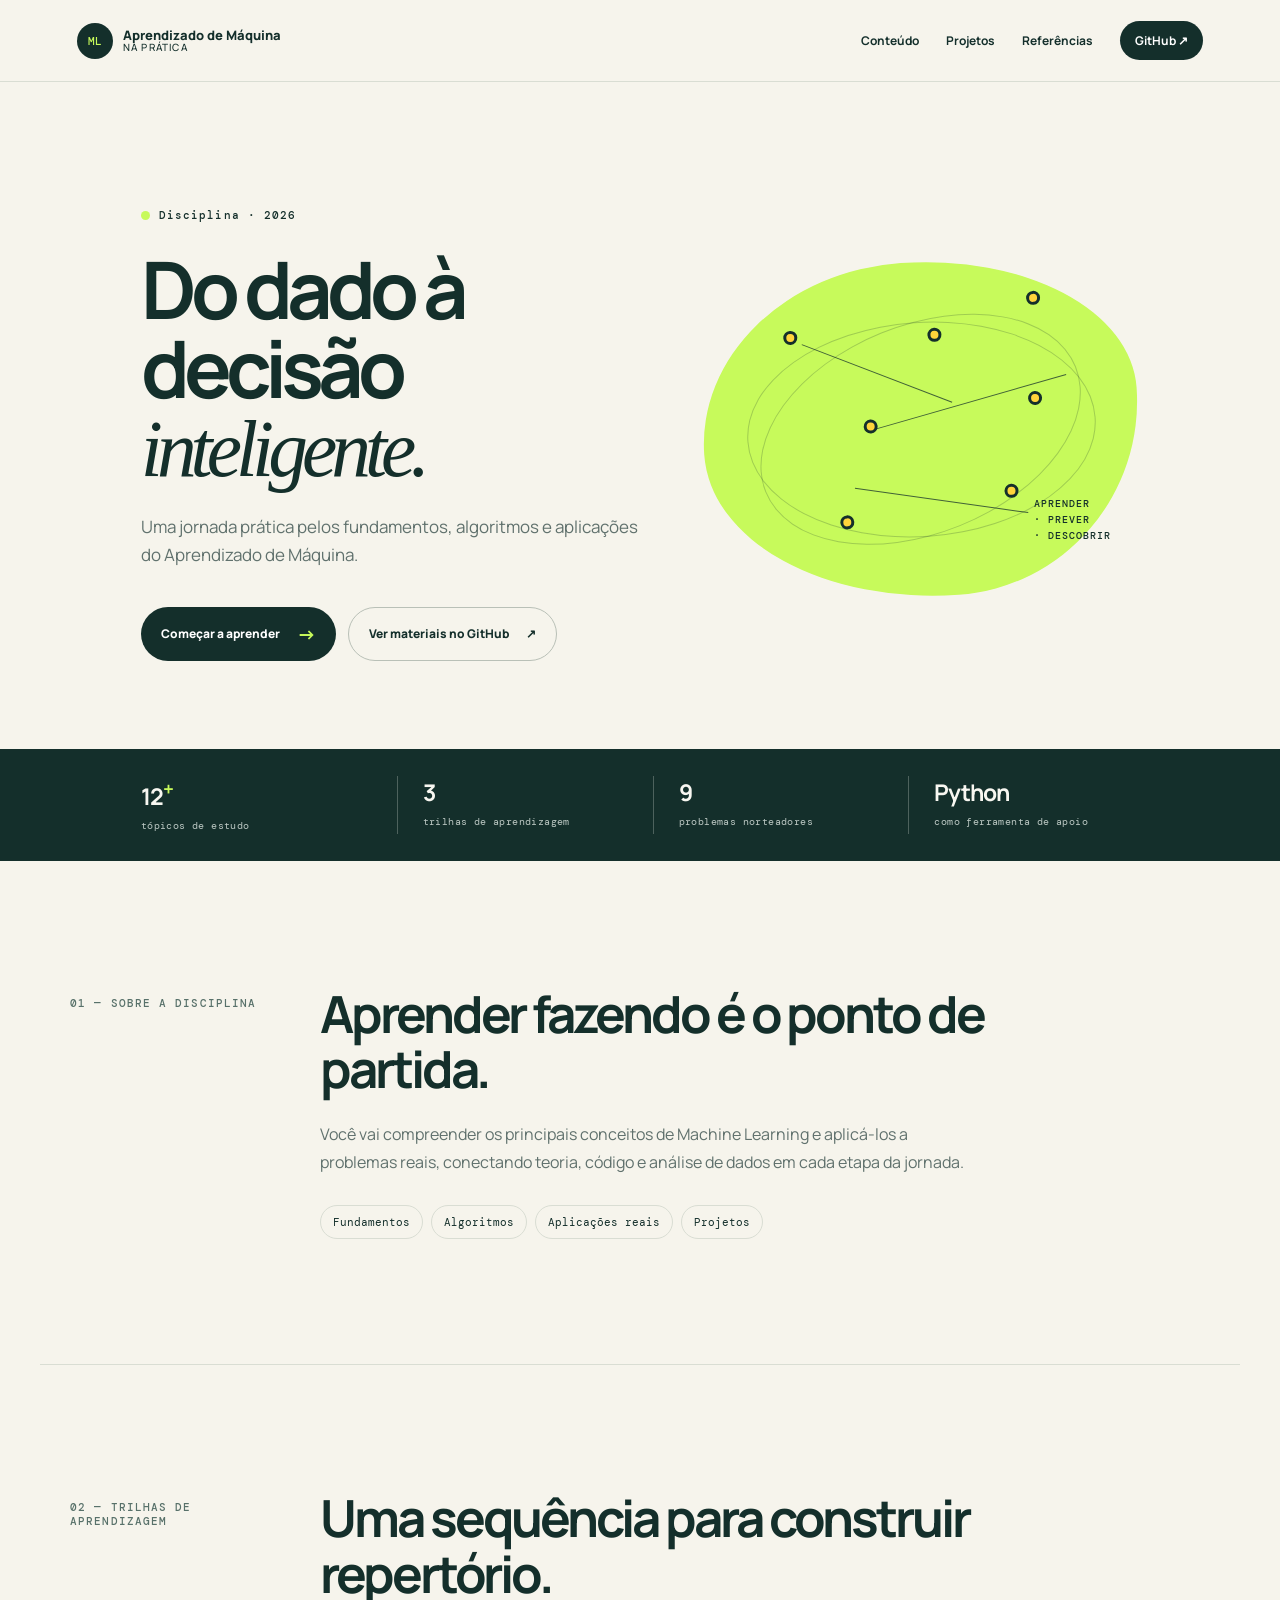
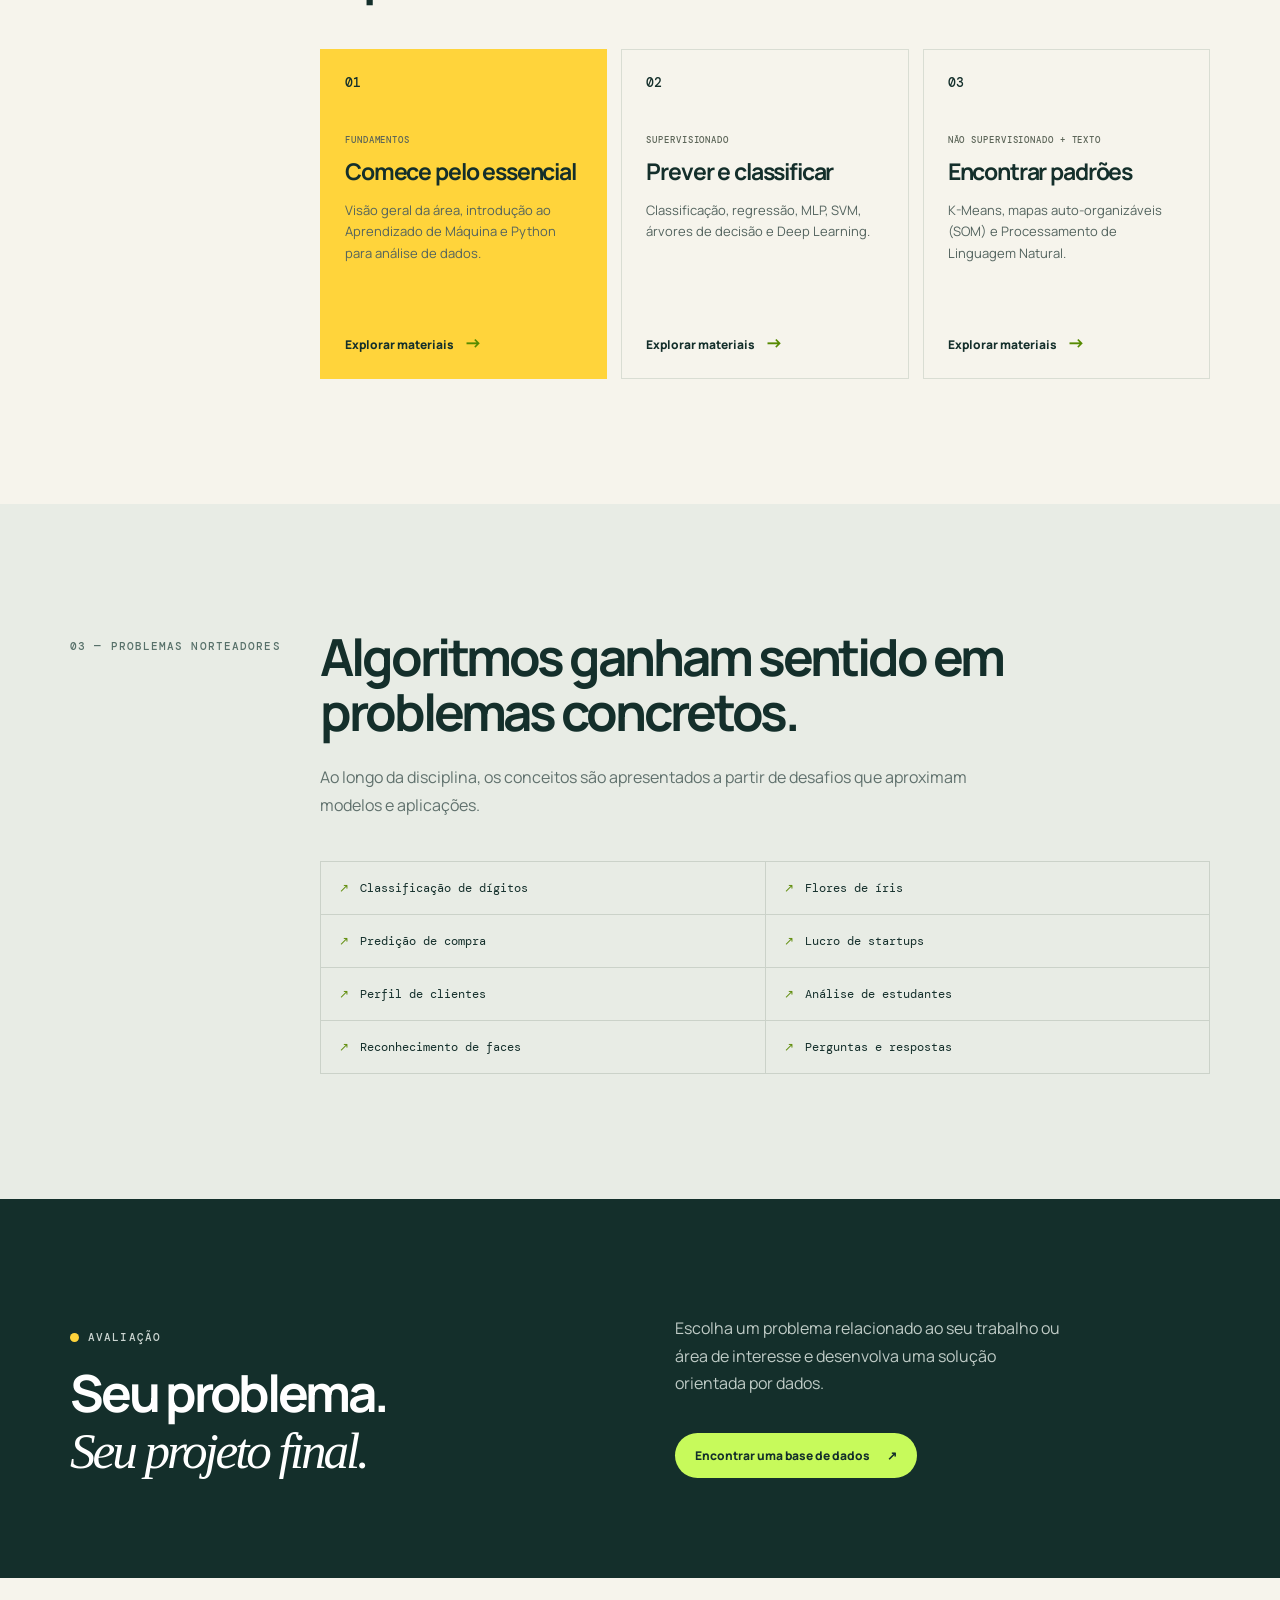
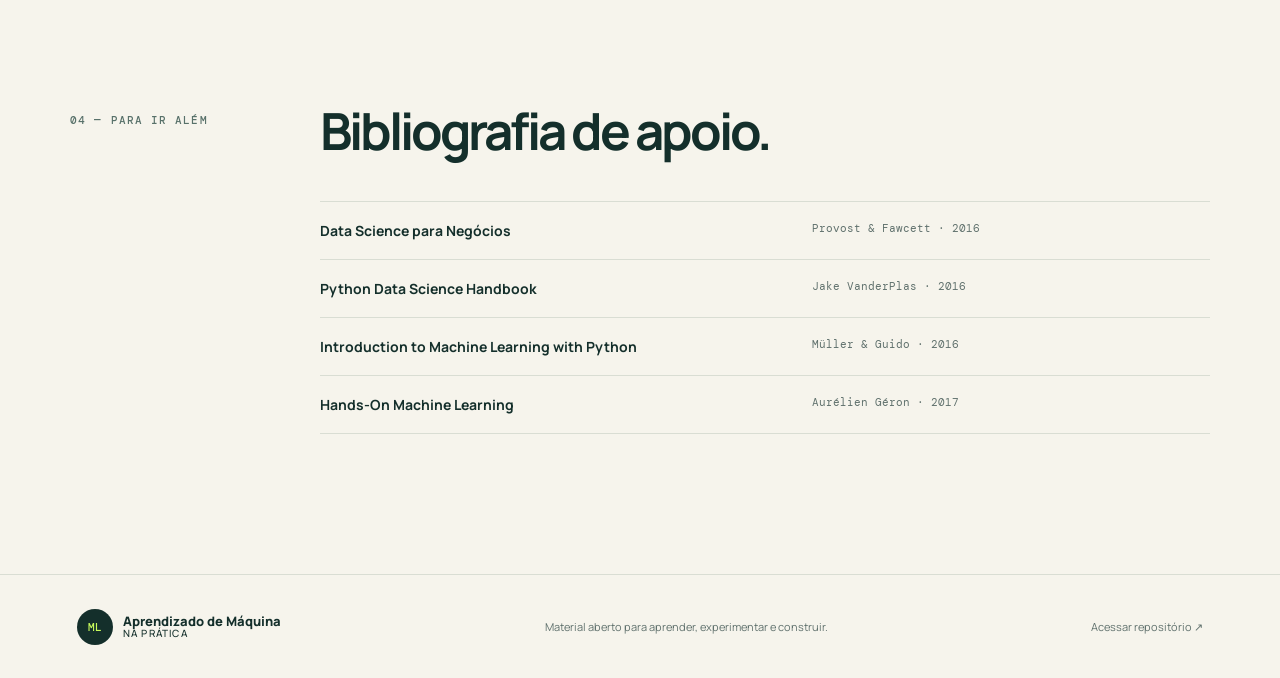
<file: index.html>
<!doctype html>
<html lang="pt-BR">
  <head>
    <meta charset="UTF-8" />
    <meta name="viewport" content="width=device-width, initial-scale=1.0" />
    <meta name="description" content="Portal da disciplina Aprendizado de Máquina na Prática." />
    <title>Aprendizado de Máquina na Prática</title>
    <link rel="preconnect" href="https://fonts.googleapis.com" />
    <link rel="preconnect" href="https://fonts.gstatic.com" crossorigin />
    <link href="https://fonts.googleapis.com/css2?family=DM+Mono:wght@400;500&family=Manrope:wght@400;500;600;700;800&display=swap" rel="stylesheet" />
    <link rel="stylesheet" href="styles.css" />
  </head>
  <body>
    <header class="topbar">
      <a class="brand" href="#inicio" aria-label="Página inicial">
        <span class="brand-mark">ML</span>
        <span>Aprendizado de Máquina <small>na prática</small></span>
      </a>
      <button class="menu-button" aria-label="Abrir menu" aria-expanded="false" aria-controls="menu">☰</button>
      <nav id="menu" class="menu" aria-label="Navegação principal">
        <a href="#trilhas">Conteúdo</a>
        <a href="#projetos">Projetos</a>
        <a href="#referencias">Referências</a>
        <a class="nav-github" href="https://github.com/orivaldosantana/curso_ml_pratico" target="_blank" rel="noreferrer">GitHub <span aria-hidden="true">↗</span></a>
      </nav>
    </header>

    <main>
      <section id="inicio" class="hero">
        <div class="hero-copy">
          <p class="eyebrow"><span></span> Disciplina · 2026</p>
          <h1>Do dado à decisão <em>inteligente.</em></h1>
          <p class="intro">Uma jornada prática pelos fundamentos, algoritmos e aplicações do Aprendizado de Máquina.</p>
          <div class="actions">
            <a class="button primary" href="#trilhas">Começar a aprender <span>→</span></a>
            <a class="button secondary" href="https://github.com/orivaldosantana/curso_ml_pratico" target="_blank" rel="noreferrer">Ver materiais no GitHub <span>↗</span></a>
          </div>
        </div>
        <div class="hero-art" aria-hidden="true">
          <div class="orbit orbit-one"></div><div class="orbit orbit-two"></div>
          <div class="node n1"></div><div class="node n2"></div><div class="node n3"></div><div class="node n4"></div><div class="node n5"></div><div class="node n6"></div><div class="node n7"></div>
          <div class="signal signal-a"></div><div class="signal signal-b"></div><div class="signal signal-c"></div>
          <p class="art-label">APRENDER<br />· PREVER<br />· DESCOBRIR</p>
        </div>
      </section>

      <section class="metrics" aria-label="Resumo da disciplina">
        <div><strong>12<sup>+</sup></strong><span>tópicos de estudo</span></div>
        <div><strong>3</strong><span>trilhas de aprendizagem</span></div>
        <div><strong>9</strong><span>problemas norteadores</span></div>
        <div><strong>Python</strong><span>como ferramenta de apoio</span></div>
      </section>

      <section class="section about" id="sobre">
        <div class="section-label">01 — SOBRE A DISCIPLINA</div>
        <div class="section-content">
          <h2>Aprender fazendo é o ponto de partida.</h2>
          <p>Você vai compreender os principais conceitos de Machine Learning e aplicá-los a problemas reais, conectando teoria, código e análise de dados em cada etapa da jornada.</p>
          <div class="pills"><span>Fundamentos</span><span>Algoritmos</span><span>Aplicações reais</span><span>Projetos</span></div>
        </div>
      </section>

      <section class="section" id="trilhas">
        <div class="section-label">02 — TRILHAS DE APRENDIZAGEM</div>
        <div class="section-content">
          <h2>Uma sequência para construir repertório.</h2>
          <div class="tracks">
            <article class="track featured"><span class="track-number">01</span><p class="track-type">FUNDAMENTOS</p><h3>Comece pelo essencial</h3><p>Visão geral da área, introdução ao Aprendizado de Máquina e Python para análise de dados.</p><a href="aulas/index.html">Explorar materiais <span>→</span></a></article>
            <article class="track"><span class="track-number">02</span><p class="track-type">SUPERVISIONADO</p><h3>Prever e classificar</h3><p>Classificação, regressão, MLP, SVM, árvores de decisão e Deep Learning.</p><a href="aulas/index.html#supervisionado">Explorar materiais <span>→</span></a></article>
            <article class="track"><span class="track-number">03</span><p class="track-type">NÃO SUPERVISIONADO + TEXTO</p><h3>Encontrar padrões</h3><p>K-Means, mapas auto-organizáveis (SOM) e Processamento de Linguagem Natural.</p><a href="aulas/index.html#nao-supervisionado">Explorar materiais <span>→</span></a></article>
          </div>
        </div>
      </section>

      <section class="section projects" id="projetos">
        <div class="section-label">03 — PROBLEMAS NORTEADORES</div>
        <div class="section-content">
          <h2>Algoritmos ganham sentido em problemas concretos.</h2>
          <p>Ao longo da disciplina, os conceitos são apresentados a partir de desafios que aproximam modelos e aplicações.</p>
          <div class="project-grid">
            <span>Classificação de dígitos</span><span>Flores de íris</span><span>Predição de compra</span><span>Lucro de startups</span><span>Perfil de clientes</span><span>Análise de estudantes</span><span>Reconhecimento de faces</span><span>Perguntas e respostas</span>
          </div>
        </div>
      </section>

      <section class="final-project">
        <div><p class="eyebrow"><span></span> AVALIAÇÃO</p><h2>Seu problema.<br /><em>Seu projeto final.</em></h2></div>
        <div><p>Escolha um problema relacionado ao seu trabalho ou área de interesse e desenvolva uma solução orientada por dados.</p><a class="button light" href="https://www.kaggle.com/datasets" target="_blank" rel="noreferrer">Encontrar uma base de dados <span>↗</span></a></div>
      </section>

      <section class="section references" id="referencias">
        <div class="section-label">04 — PARA IR ALÉM</div>
        <div class="section-content"><h2>Bibliografia de apoio.</h2><div class="reading-list"><a href="https://github.com/orivaldosantana/curso_ml_pratico#bibliografia-b%C3%A1sica" target="_blank" rel="noreferrer"><b>Data Science para Negócios</b><span>Provost & Fawcett · 2016</span></a><a href="https://github.com/orivaldosantana/curso_ml_pratico#bibliografia-b%C3%A1sica" target="_blank" rel="noreferrer"><b>Python Data Science Handbook</b><span>Jake VanderPlas · 2016</span></a><a href="https://github.com/orivaldosantana/curso_ml_pratico#bibliografia-b%C3%A1sica" target="_blank" rel="noreferrer"><b>Introduction to Machine Learning with Python</b><span>Müller & Guido · 2016</span></a><a href="https://github.com/orivaldosantana/curso_ml_pratico#bibliografia-b%C3%A1sica" target="_blank" rel="noreferrer"><b>Hands-On Machine Learning</b><span>Aurélien Géron · 2017</span></a></div></div>
      </section>
    </main>
    <footer><a class="brand" href="#inicio"><span class="brand-mark">ML</span><span>Aprendizado de Máquina <small>na prática</small></span></a><p>Material aberto para aprender, experimentar e construir.</p><a href="https://github.com/orivaldosantana/curso_ml_pratico" target="_blank" rel="noreferrer">Acessar repositório ↗</a></footer>
    <script>const b=document.querySelector('.menu-button'),m=document.querySelector('.menu');b.addEventListener('click',()=>{const x=b.getAttribute('aria-expanded')==='true';b.setAttribute('aria-expanded',!x);m.classList.toggle('open')});m.querySelectorAll('a').forEach(a=>a.addEventListener('click',()=>{m.classList.remove('open');b.setAttribute('aria-expanded','false')}));</script>
  </body>
</html>
</file>
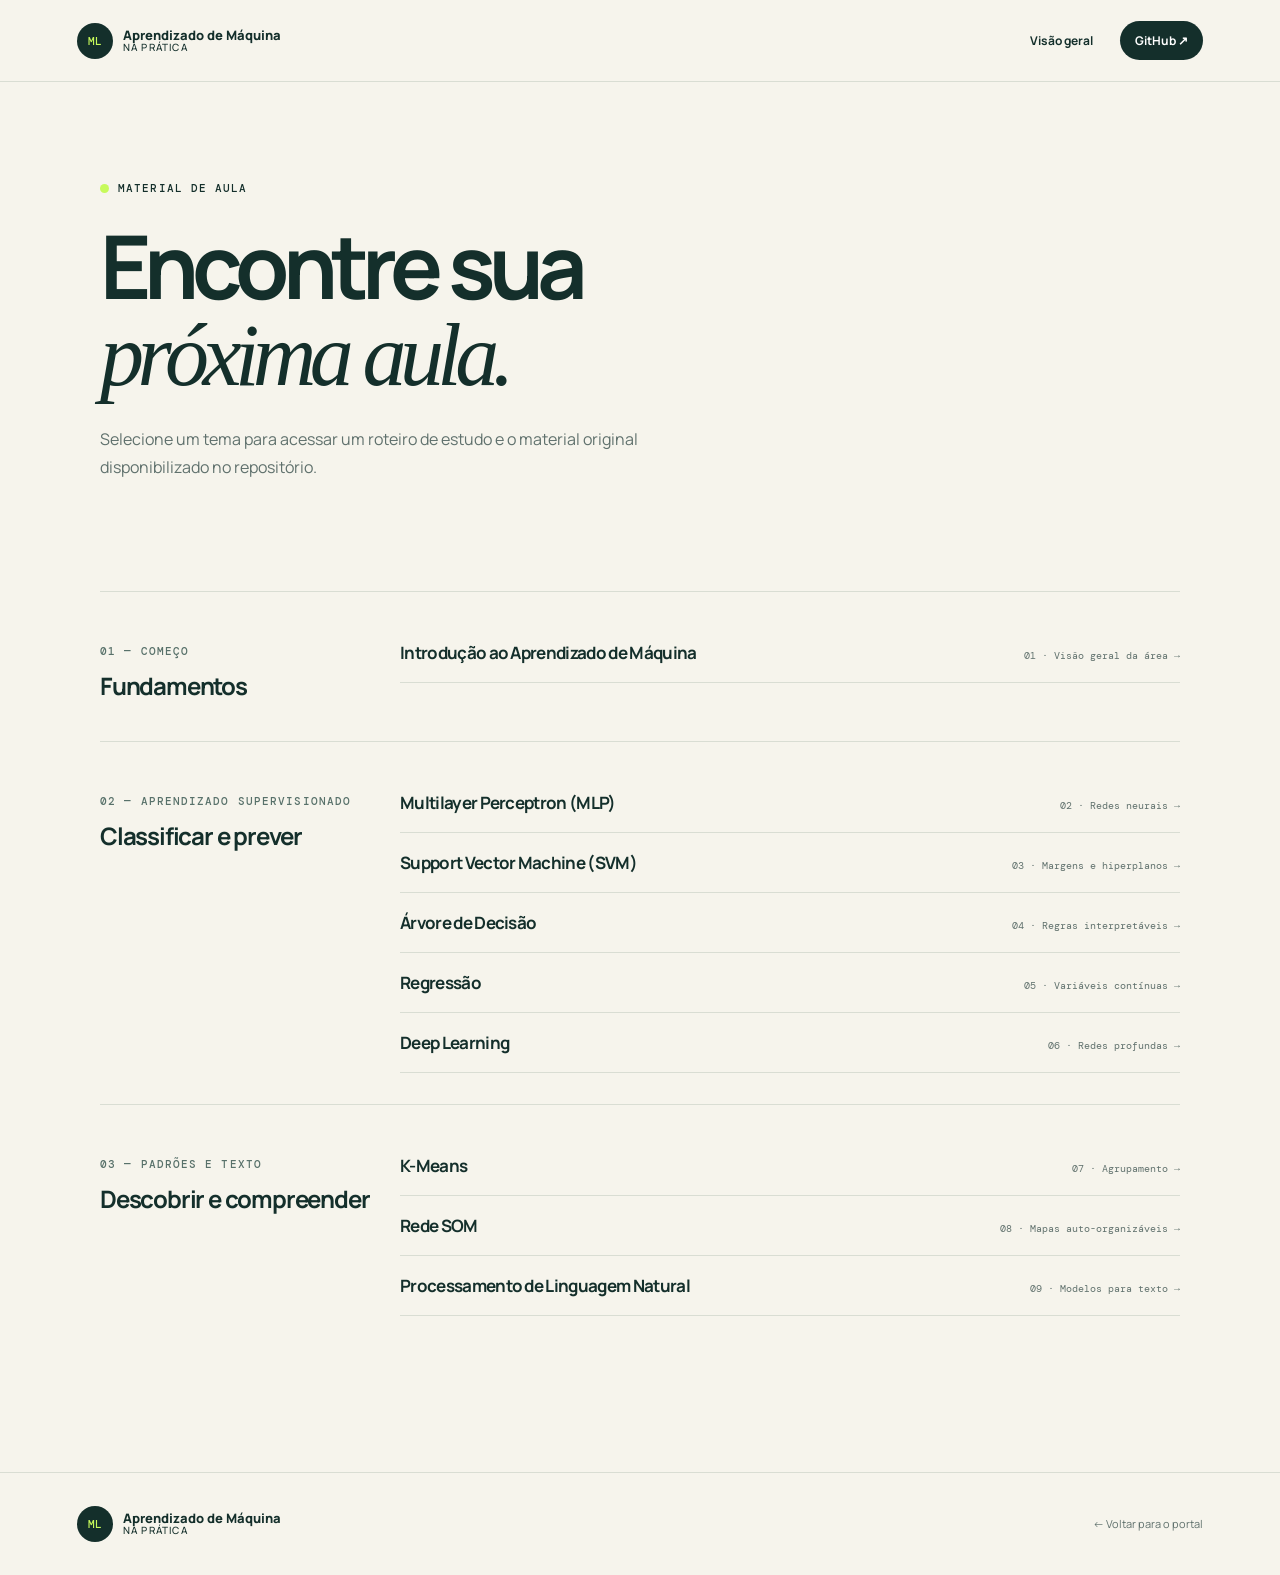
<file: aulas/index.html>
<!DOCTYPE html>
<html lang="pt-BR">
  <head>
    <meta charset="UTF-8" />
    <meta name="viewport" content="width=device-width, initial-scale=1.0" />
    <title>Materiais de aula — Aprendizado de Máquina</title>
    <link rel="preconnect" href="https://fonts.googleapis.com" />
    <link rel="preconnect" href="https://fonts.gstatic.com" crossorigin />
    <link
      href="https://fonts.googleapis.com/css2?family=DM+Mono:wght@400;500&family=Manrope:wght@400;500;600;700;800&display=swap"
      rel="stylesheet"
    />
    <link rel="stylesheet" href="../styles.css" />
    <link rel="stylesheet" href="aulas.css" />
  </head>
  <body>
    <header class="topbar">
      <a class="brand" href="../index.html"
        ><span class="brand-mark">ML</span
        ><span>Aprendizado de Máquina <small>na prática</small></span></a
      >
      <nav class="menu always-open">
        <a href="../index.html#trilhas">Visão geral</a
        ><a
          class="nav-github"
          href="https://github.com/orivaldosantana/curso_ml_pratico/tree/main/aulas"
          target="_blank"
          rel="noreferrer"
          >GitHub ↗</a
        >
      </nav>
    </header>
    <main class="lesson-list">
      <div class="lesson-list-head">
        <p class="eyebrow"><span></span> MATERIAL DE AULA</p>
        <h1>Encontre sua<br /><em>próxima aula.</em></h1>
        <p>
          Selecione um tema para acessar um roteiro de estudo e o material
          original disponibilizado no repositório.
        </p>
      </div>
      <section class="lesson-group">
        <div>
          <p class="section-label">01 — COMEÇO</p>
          <h2>Fundamentos</h2>
        </div>
        <div class="lesson-links">
          <a href="introducao.html"
            ><b>Introdução ao Aprendizado de Máquina</b
            ><span>01 · Visão geral da área →</span></a
          >
        </div>
      </section>
      <section class="lesson-group" id="supervisionado">
        <div>
          <p class="section-label">02 — APRENDIZADO SUPERVISIONADO</p>
          <h2>Classificar e prever</h2>
        </div>
        <div class="lesson-links">
          <a href="aula.html?tema=mlp"
            ><b>Multilayer Perceptron (MLP)</b
            ><span>02 · Redes neurais →</span></a
          ><a href="aula.html?tema=svm"
            ><b>Support Vector Machine (SVM)</b
            ><span>03 · Margens e hiperplanos →</span></a
          ><a href="aula.html?tema=arvore"
            ><b>Árvore de Decisão</b
            ><span>04 · Regras interpretáveis →</span></a
          ><a href="regressao.html"
            ><b>Regressão</b><span>05 · Variáveis contínuas →</span></a
          ><a href="aula.html?tema=deep"
            ><b>Deep Learning</b><span>06 · Redes profundas →</span></a
          >
        </div>
      </section>
      <section class="lesson-group" id="nao-supervisionado">
        <div>
          <p class="section-label">03 — PADRÕES E TEXTO</p>
          <h2>Descobrir e compreender</h2>
        </div>
        <div class="lesson-links">
          <a href="aula.html?tema=kmeans"
            ><b>K-Means</b><span>07 · Agrupamento →</span></a
          ><a href="aula.html?tema=som"
            ><b>Rede SOM</b><span>08 · Mapas auto-organizáveis →</span></a
          ><a href="aula.html?tema=nlp"
            ><b>Processamento de Linguagem Natural</b
            ><span>09 · Modelos para texto →</span></a
          >
        </div>
      </section>
    </main>
    <footer>
      <a class="brand" href="../index.html"
        ><span class="brand-mark">ML</span
        ><span>Aprendizado de Máquina <small>na prática</small></span></a
      ><a href="../index.html">← Voltar para o portal</a>
    </footer>
  </body>
</html>
</file>
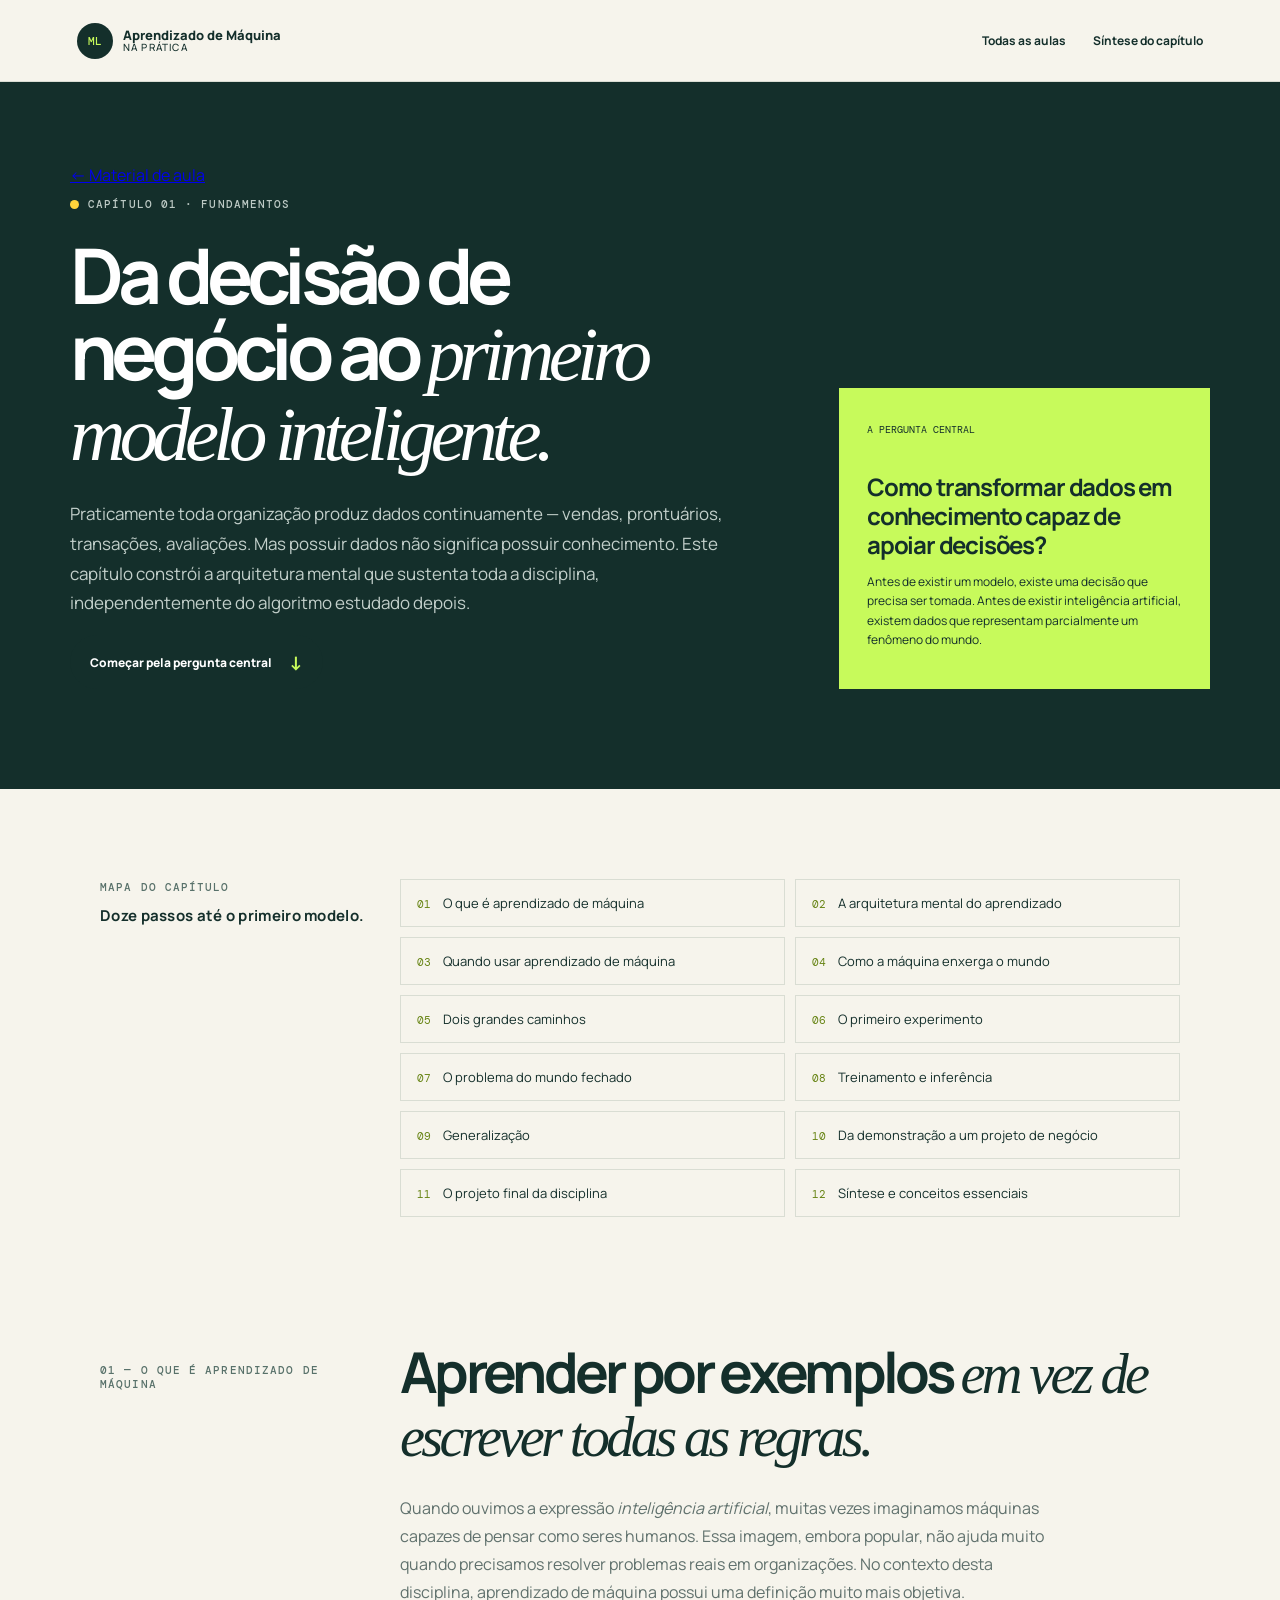
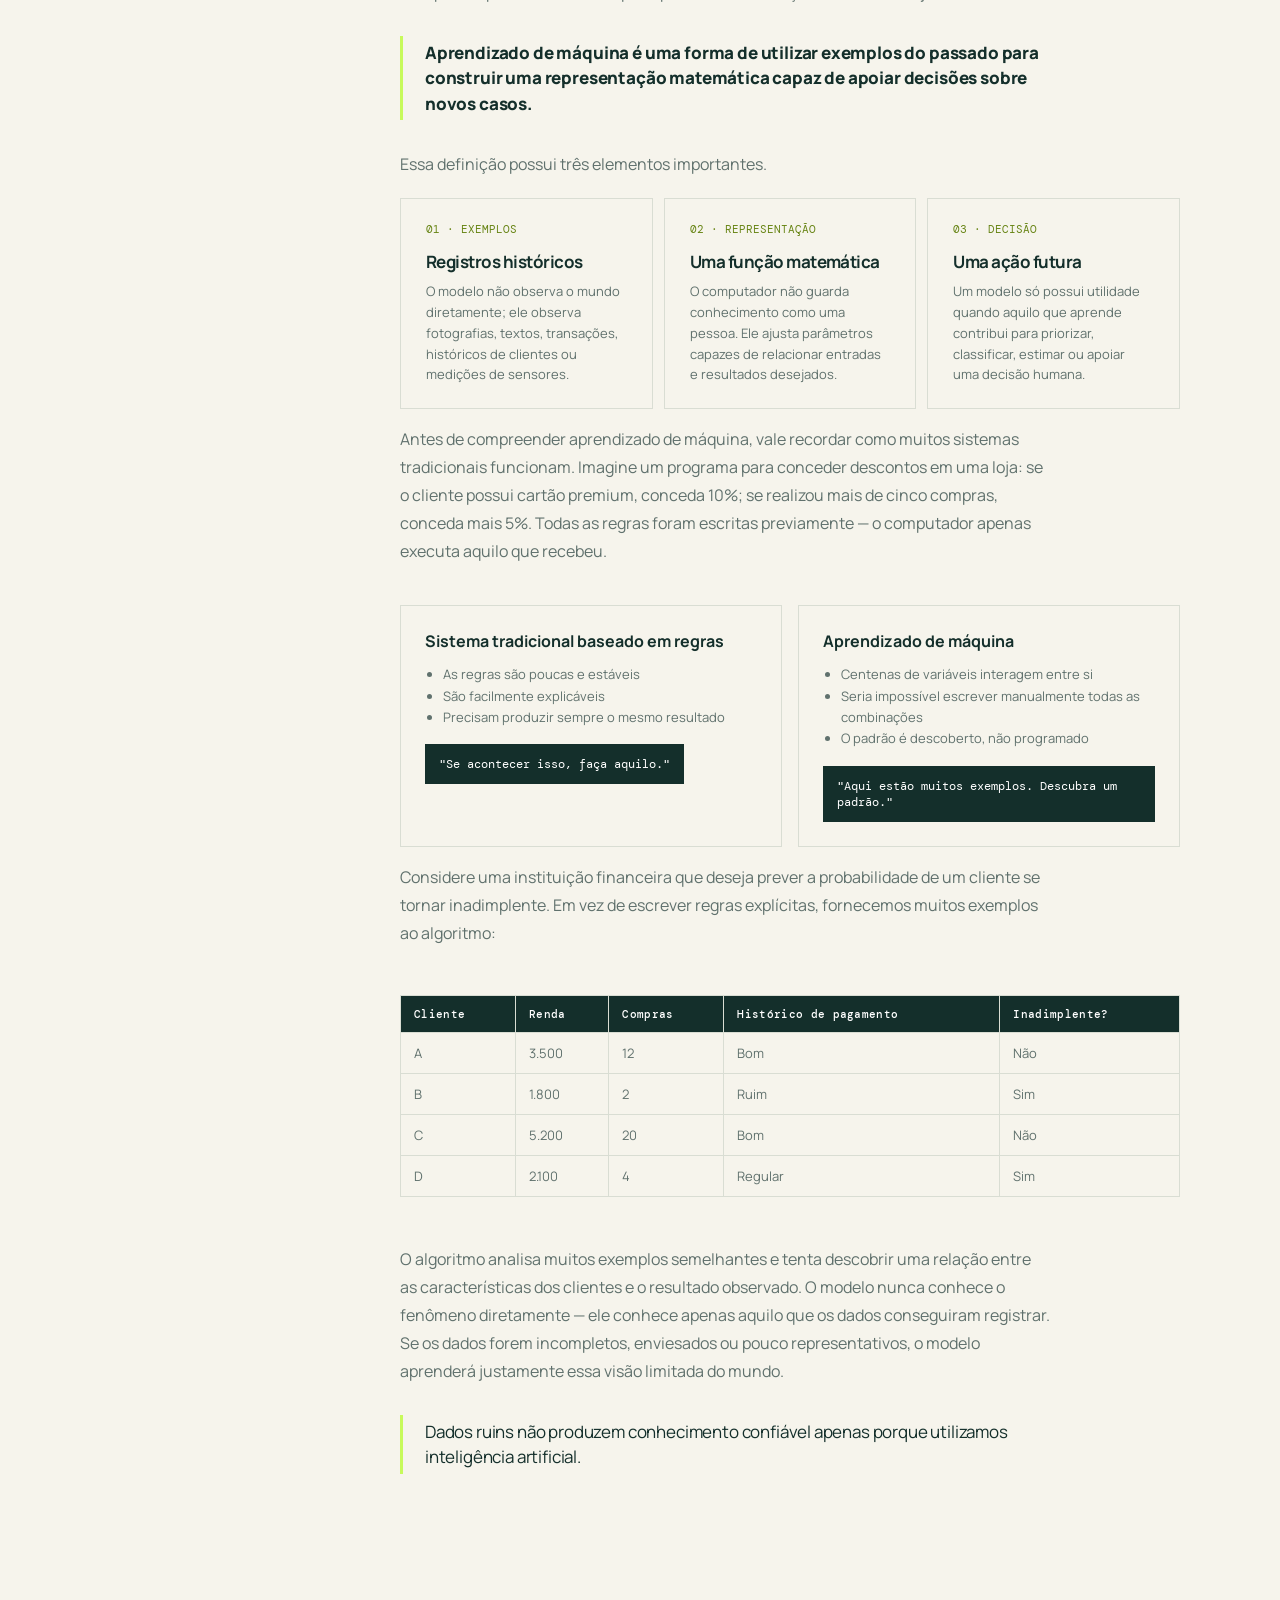
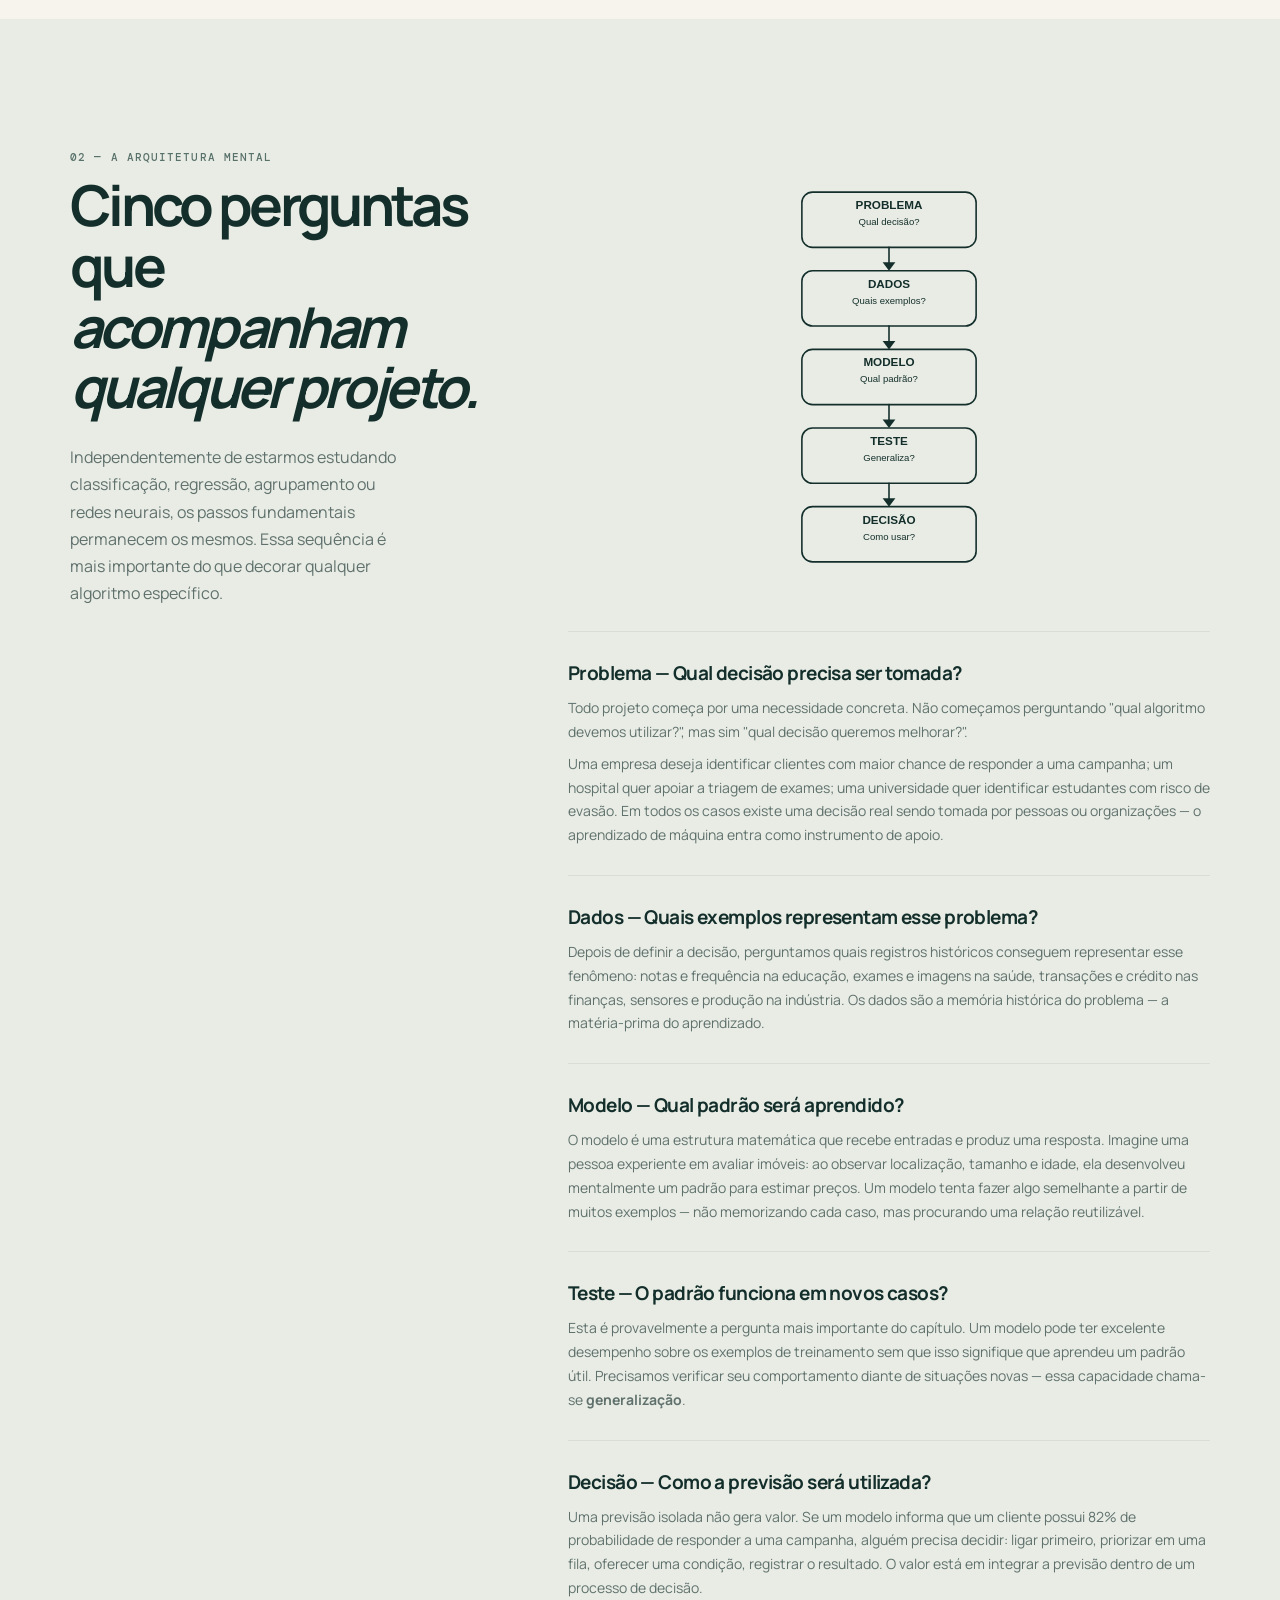
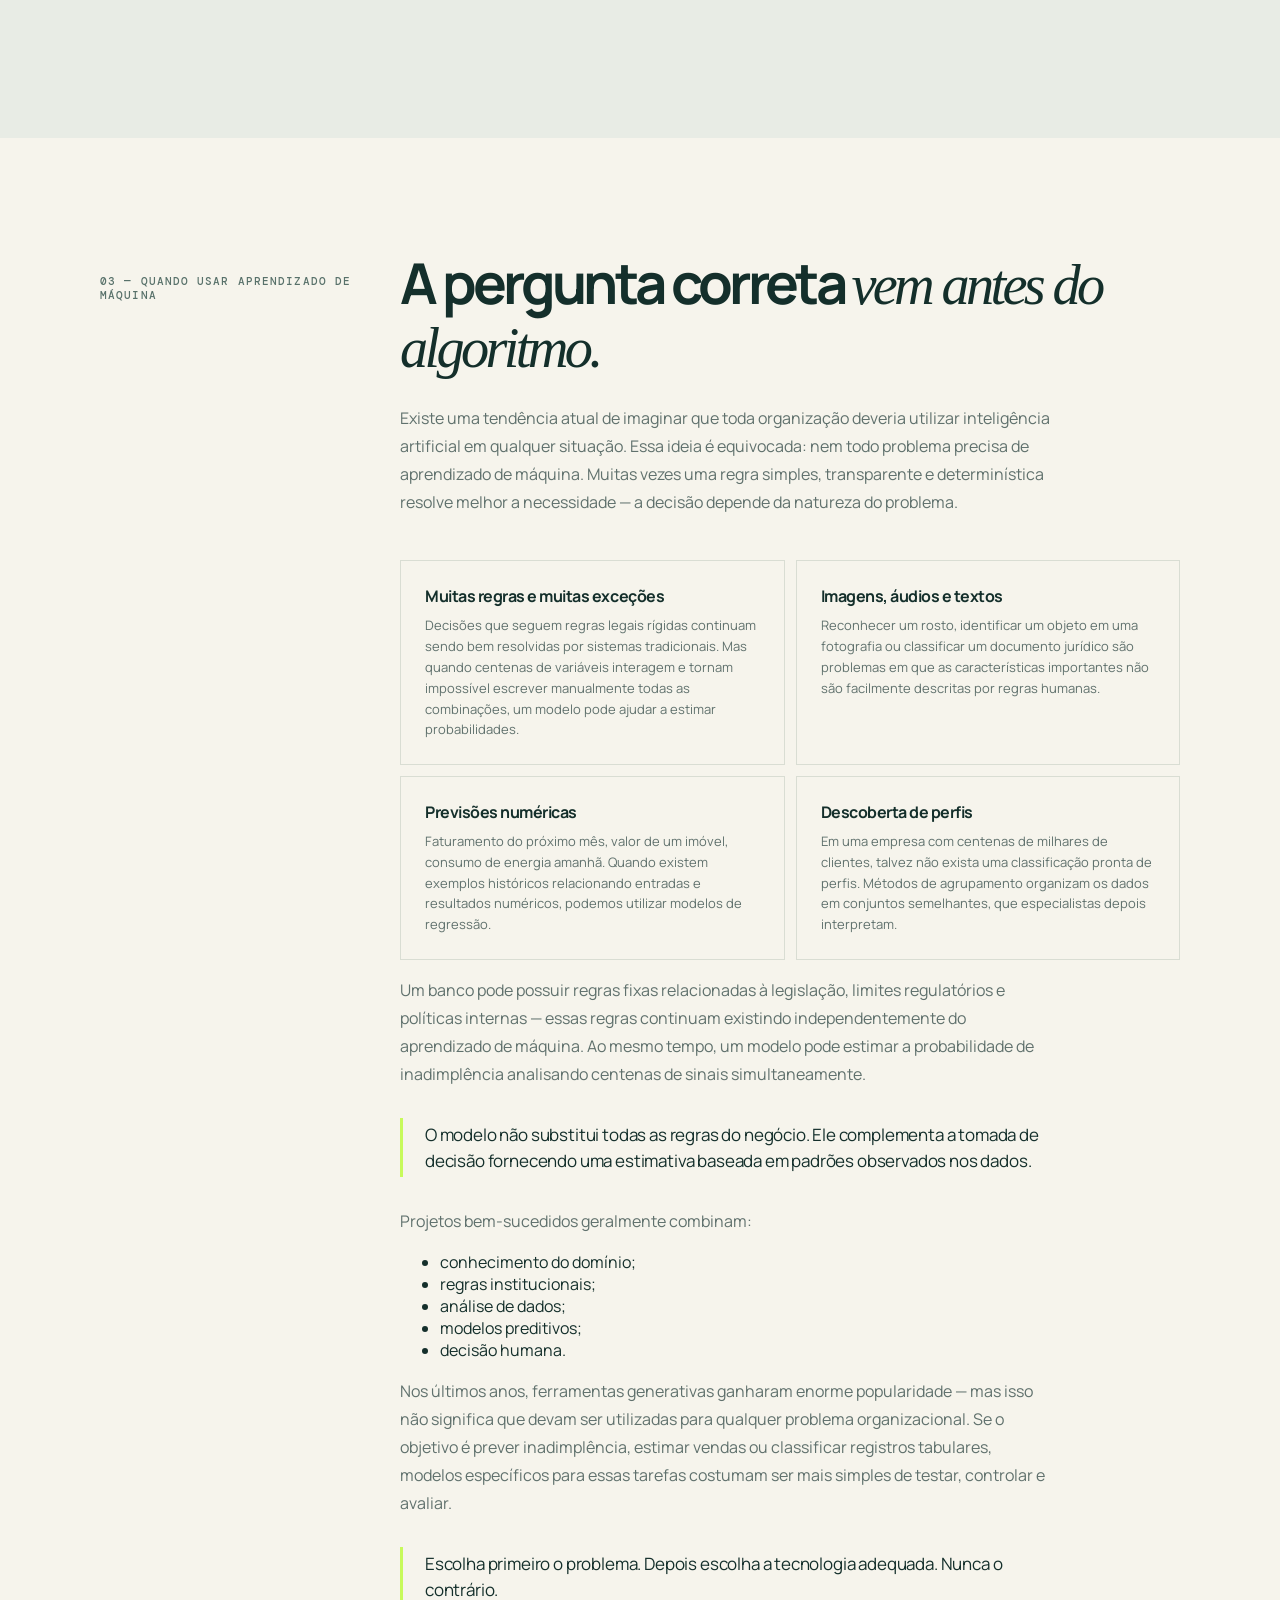
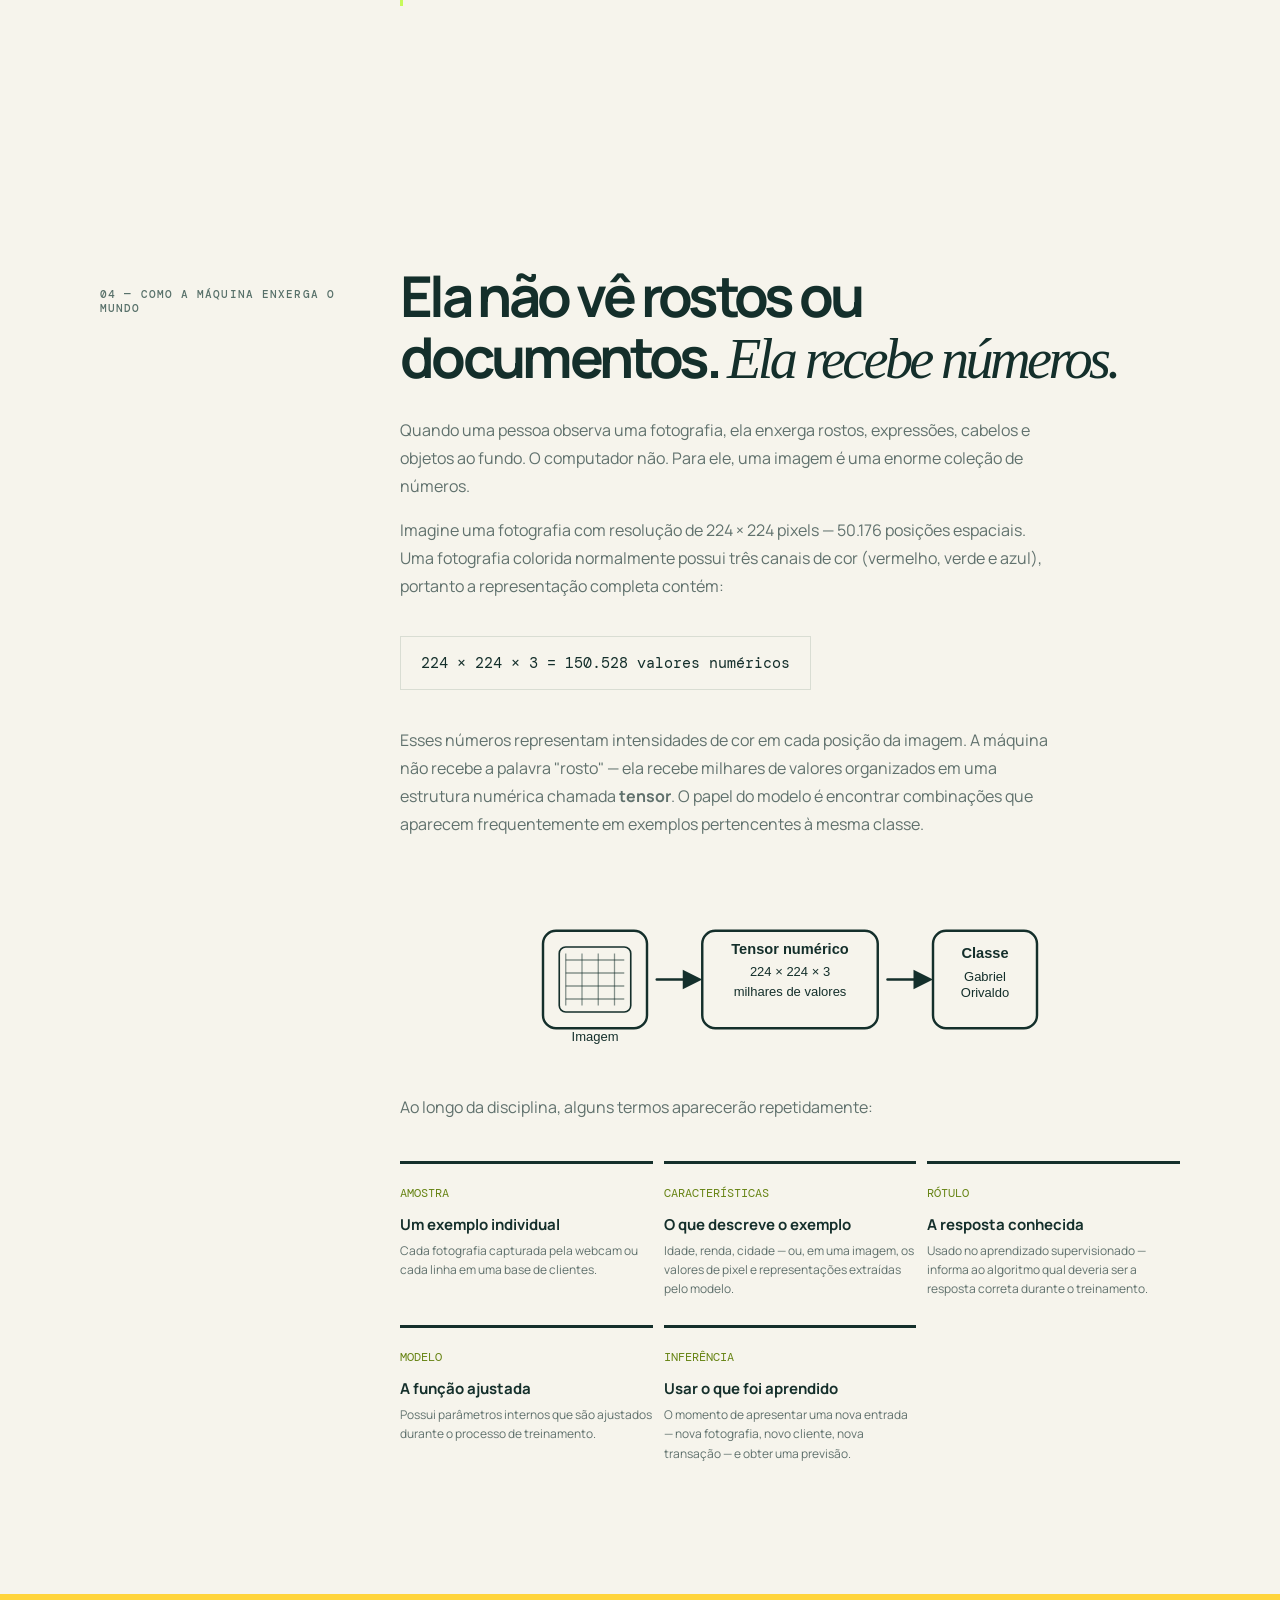
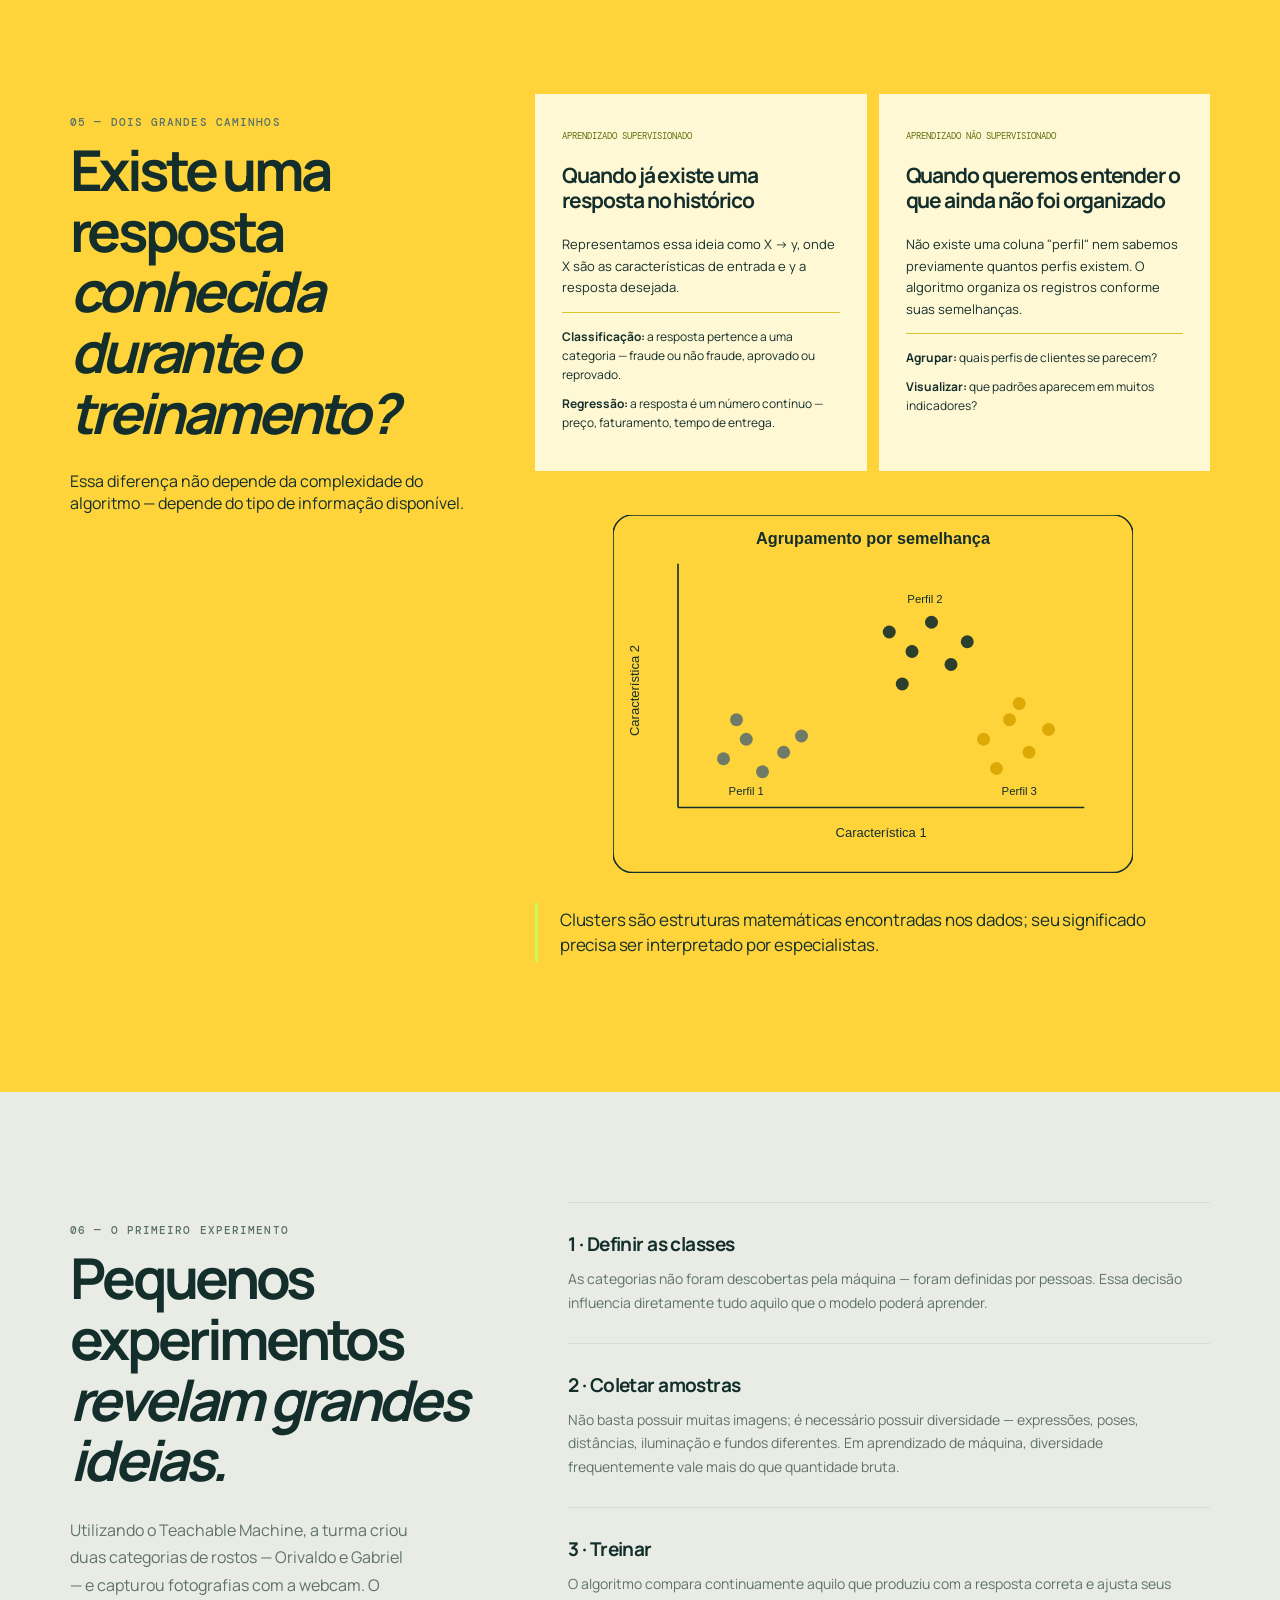
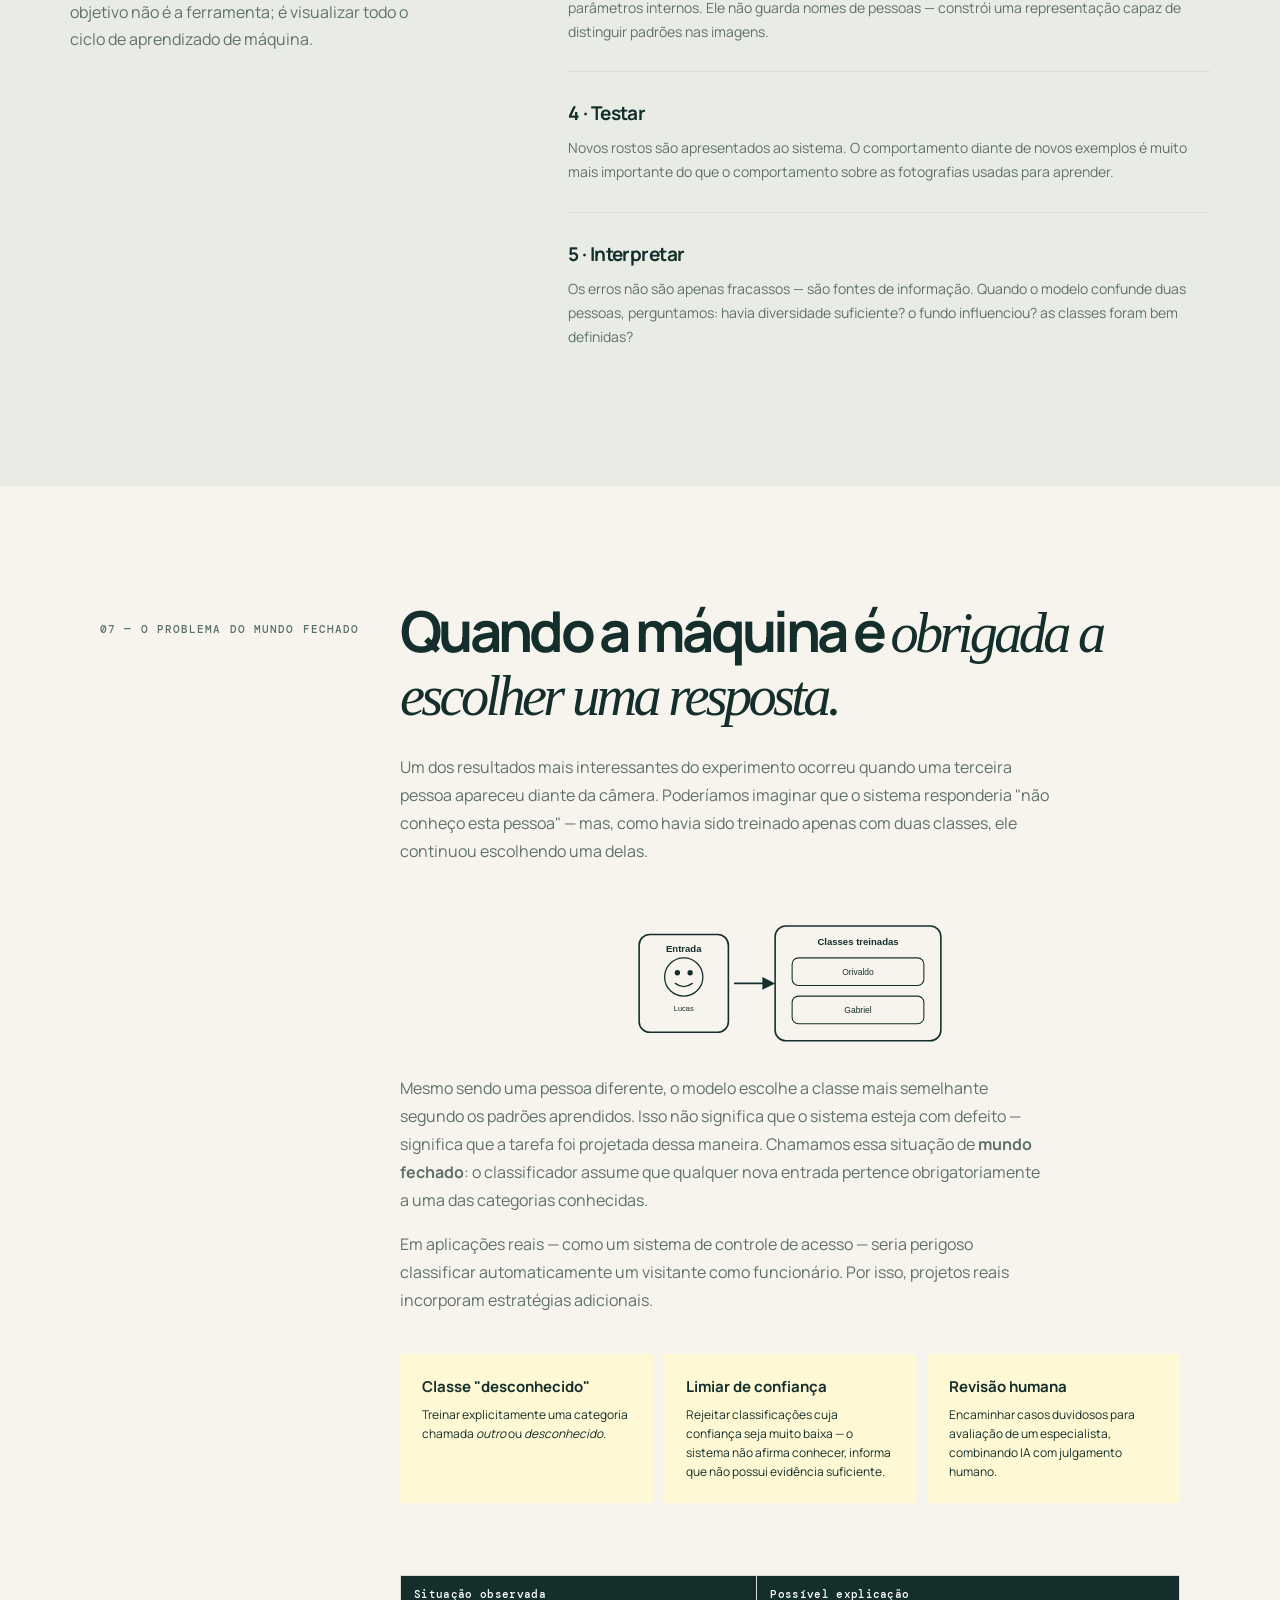
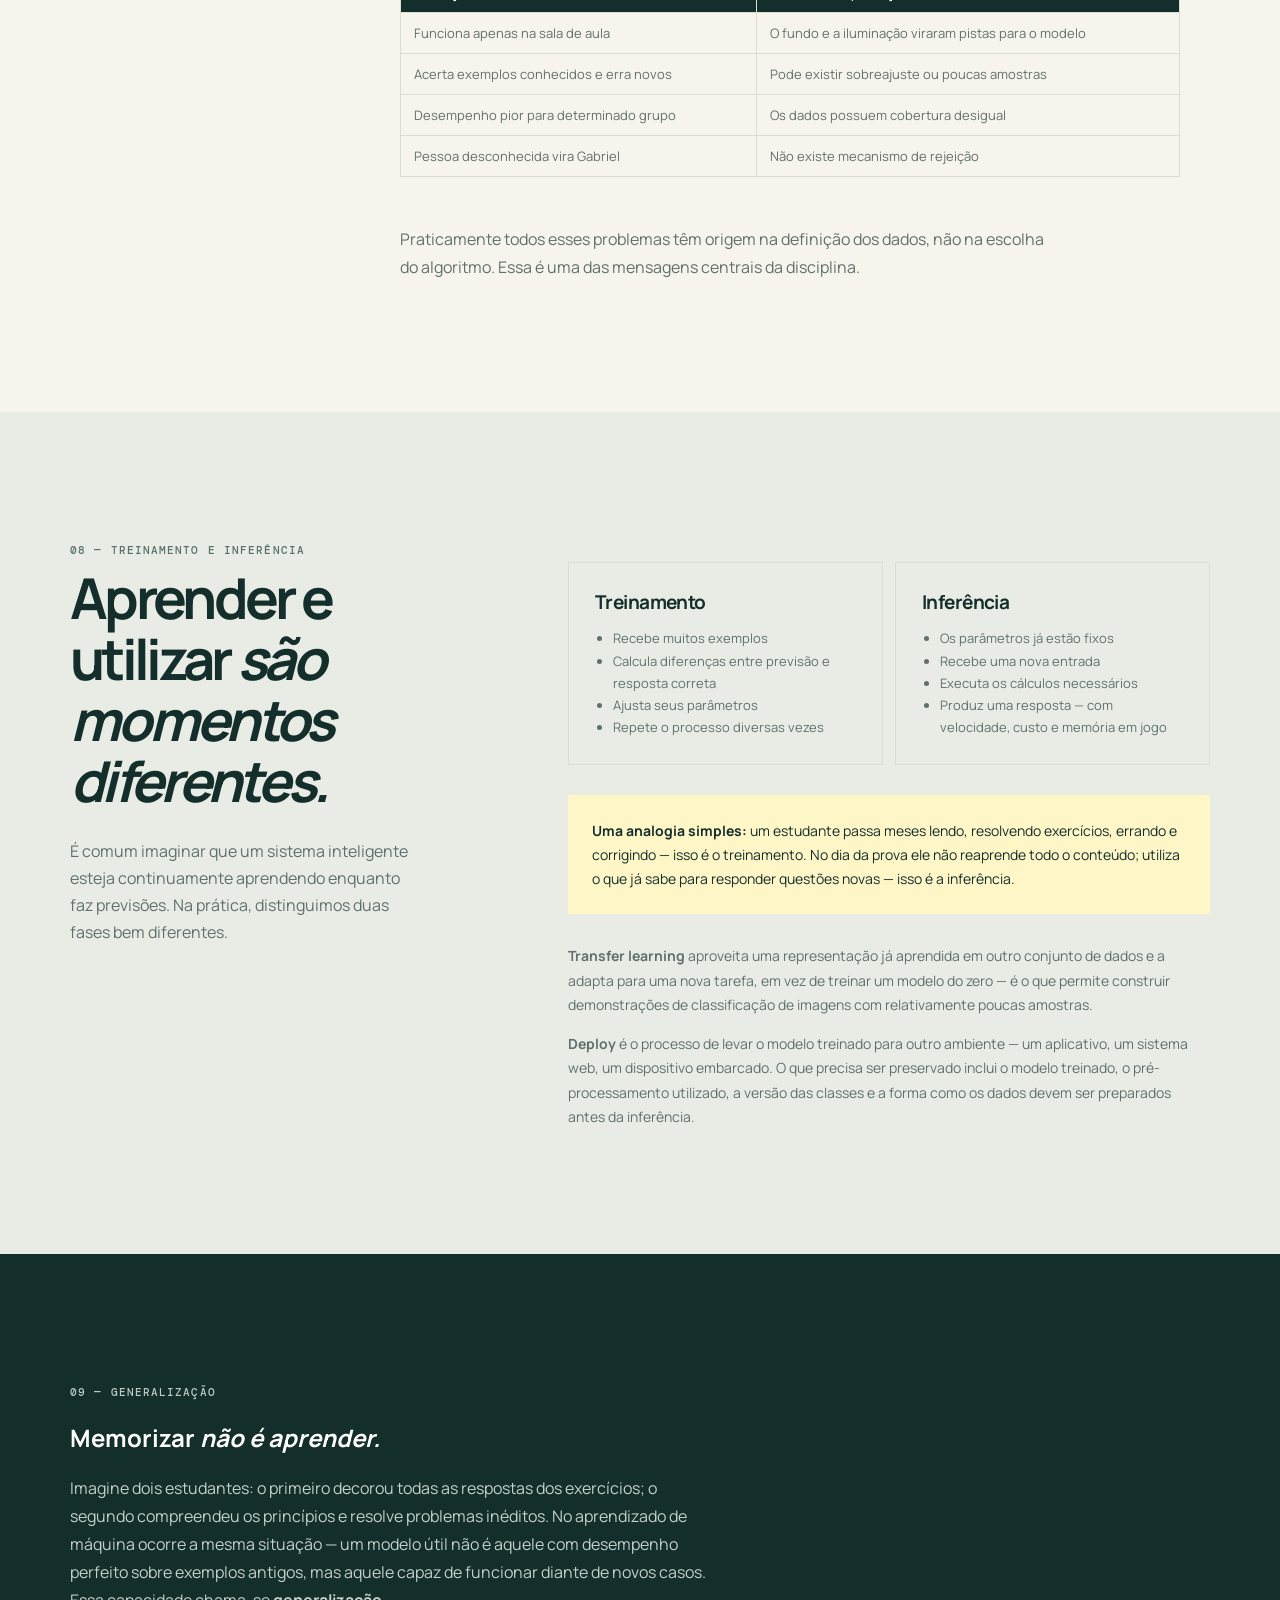
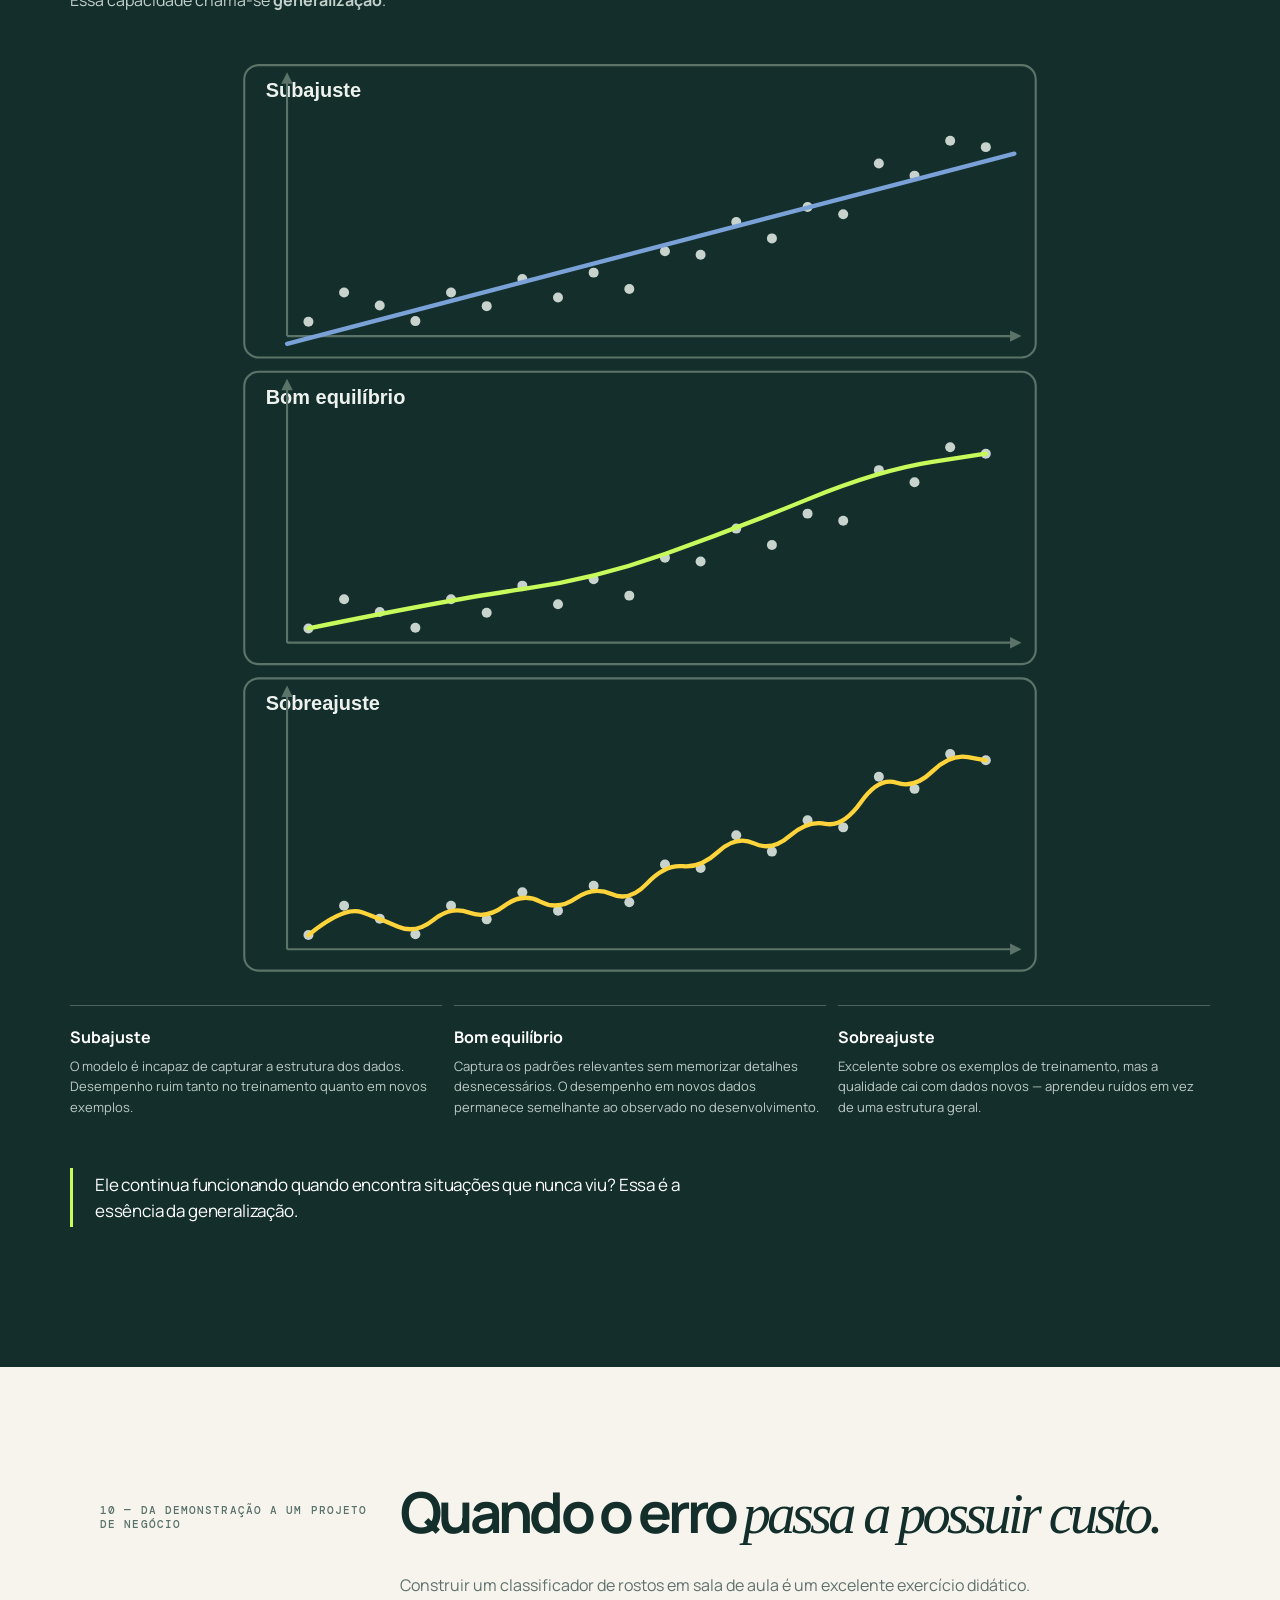
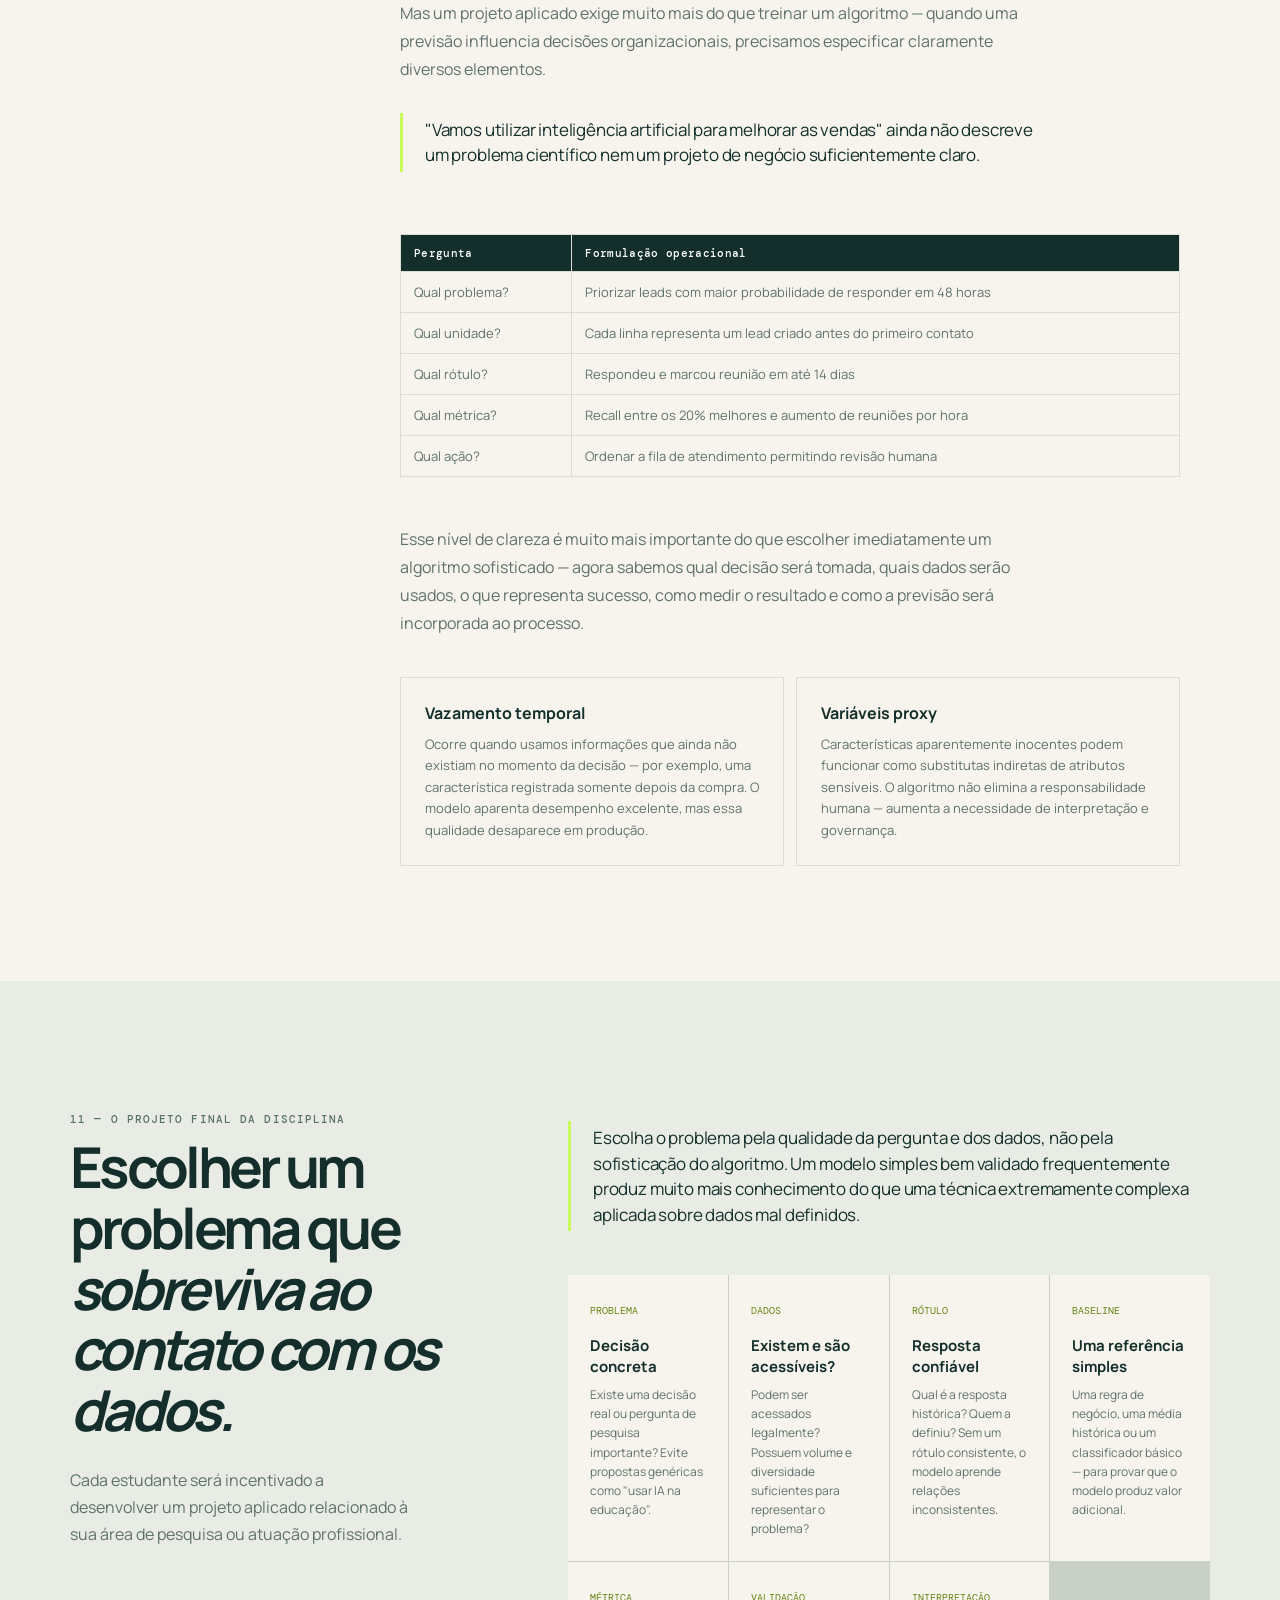
<file: aulas/introducao.html>
<!doctype html>
<html lang="pt-BR">
<head>
<meta charset="UTF-8">
<meta name="viewport" content="width=device-width, initial-scale=1.0">
<meta name="description" content="Capítulo 1 da disciplina: da decisão de negócio ao primeiro modelo inteligente — fundamentos de aprendizado de máquina.">
<title>Capítulo 1 — Fundamentos de Aprendizado de Máquina</title>
<link rel="preconnect" href="https://fonts.googleapis.com">
<link rel="preconnect" href="https://fonts.gstatic.com" crossorigin>
<link href="https://fonts.googleapis.com/css2?family=DM+Mono:wght@400;500&family=Manrope:wght@400;500;600;700;800&display=swap" rel="stylesheet">
<link rel="stylesheet" href="../styles.css">
<link rel="stylesheet" href="introducao.css">
</head>
<body>
<header class="topbar">
<a class="brand" href="../index.html"><span class="brand-mark">ML</span><span>Aprendizado de Máquina <small>na prática</small></span></a>
<nav class="menu always-open"><a href="index.html">Todas as aulas</a><a href="#sintese">Síntese do capítulo</a></nav>
</header>

<main>

<section class="intro-hero">
<div>
<a class="back-link" href="index.html">← Material de aula</a>
<p class="eyebrow"><span></span> CAPÍTULO 01 · FUNDAMENTOS</p>
<h1>Da decisão de negócio ao <em>primeiro modelo inteligente.</em></h1>
<p>Praticamente toda organização produz dados continuamente — vendas, prontuários, transações, avaliações. Mas possuir dados não significa possuir conhecimento. Este capítulo constrói a arquitetura mental que sustenta toda a disciplina, independentemente do algoritmo estudado depois.</p>
<a class="button primary" href="#conceito">Começar pela pergunta central <span>↓</span></a>
</div>
<aside>
<span>A PERGUNTA CENTRAL</span>
<b>Como transformar dados em conhecimento capaz de apoiar decisões?</b>
<p>Antes de existir um modelo, existe uma decisão que precisa ser tomada. Antes de existir inteligência artificial, existem dados que representam parcialmente um fenômeno do mundo.</p>
</aside>
</section>

<section class="toc">
<div>
<p class="section-label">MAPA DO CAPÍTULO</p>
<h2>Doze passos até o primeiro modelo.</h2>
</div>
<ol class="toc-list">
<li><a href="#conceito"><b>01</b> O que é aprendizado de máquina</a></li>
<li><a href="#arquitetura"><b>02</b> A arquitetura mental do aprendizado</a></li>
<li><a href="#quando-usar"><b>03</b> Quando usar aprendizado de máquina</a></li>
<li><a href="#representacao"><b>04</b> Como a máquina enxerga o mundo</a></li>
<li><a href="#caminhos"><b>05</b> Dois grandes caminhos</a></li>
<li><a href="#experimento"><b>06</b> O primeiro experimento</a></li>
<li><a href="#mundo-fechado"><b>07</b> O problema do mundo fechado</a></li>
<li><a href="#treinamento"><b>08</b> Treinamento e inferência</a></li>
<li><a href="#generalizacao"><b>09</b> Generalização</a></li>
<li><a href="#negocio"><b>10</b> Da demonstração a um projeto de negócio</a></li>
<li><a href="#projeto-final"><b>11</b> O projeto final da disciplina</a></li>
<li><a href="#sintese"><b>12</b> Síntese e conceitos essenciais</a></li>
</ol>
</section>

<section id="conceito" class="business-section">
<p class="section-label">01 — O QUE É APRENDIZADO DE MÁQUINA</p>
<div>
<h2>Aprender por exemplos <em>em vez de escrever todas as regras.</em></h2>
<p>Quando ouvimos a expressão <em>inteligência artificial</em>, muitas vezes imaginamos máquinas capazes de pensar como seres humanos. Essa imagem, embora popular, não ajuda muito quando precisamos resolver problemas reais em organizações. No contexto desta disciplina, aprendizado de máquina possui uma definição muito mais objetiva.</p>
<blockquote class="pull"><b>Aprendizado de máquina é uma forma de utilizar exemplos do passado para construir uma representação matemática capaz de apoiar decisões sobre novos casos.</b></blockquote>
<p>Essa definição possui três elementos importantes.</p>
<div class="info-cards cols-3">
<article><b>01 · EXEMPLOS</b><h3>Registros históricos</h3><p>O modelo não observa o mundo diretamente; ele observa fotografias, textos, transações, históricos de clientes ou medições de sensores.</p></article>
<article><b>02 · REPRESENTAÇÃO</b><h3>Uma função matemática</h3><p>O computador não guarda conhecimento como uma pessoa. Ele ajusta parâmetros capazes de relacionar entradas e resultados desejados.</p></article>
<article><b>03 · DECISÃO</b><h3>Uma ação futura</h3><p>Um modelo só possui utilidade quando aquilo que aprende contribui para priorizar, classificar, estimar ou apoiar uma decisão humana.</p></article>
</div>

<p>Antes de compreender aprendizado de máquina, vale recordar como muitos sistemas tradicionais funcionam. Imagine um programa para conceder descontos em uma loja: se o cliente possui cartão premium, conceda 10%; se realizou mais de cinco compras, conceda mais 5%. Todas as regras foram escritas previamente — o computador apenas executa aquilo que recebeu.</p>

<div class="rules-compare">
<article><h3>Sistema tradicional baseado em regras</h3><ul><li>As regras são poucas e estáveis</li><li>São facilmente explicáveis</li><li>Precisam produzir sempre o mesmo resultado</li></ul><span class="say">"Se acontecer isso, faça aquilo."</span></article>
<article><h3>Aprendizado de máquina</h3><ul><li>Centenas de variáveis interagem entre si</li><li>Seria impossível escrever manualmente todas as combinações</li><li>O padrão é descoberto, não programado</li></ul><span class="say">"Aqui estão muitos exemplos. Descubra um padrão."</span></article>
</div>

<p>Considere uma instituição financeira que deseja prever a probabilidade de um cliente se tornar inadimplente. Em vez de escrever regras explícitas, fornecemos muitos exemplos ao algoritmo:</p>

<div class="table-wrap"><table class="data-table">
<thead><tr><th>Cliente</th><th>Renda</th><th>Compras</th><th>Histórico de pagamento</th><th>Inadimplente?</th></tr></thead>
<tbody>
<tr><td>A</td><td>3.500</td><td>12</td><td>Bom</td><td>Não</td></tr>
<tr><td>B</td><td>1.800</td><td>2</td><td>Ruim</td><td>Sim</td></tr>
<tr><td>C</td><td>5.200</td><td>20</td><td>Bom</td><td>Não</td></tr>
<tr><td>D</td><td>2.100</td><td>4</td><td>Regular</td><td>Sim</td></tr>
</tbody>
</table></div>

<p>O algoritmo analisa muitos exemplos semelhantes e tenta descobrir uma relação entre as características dos clientes e o resultado observado. O modelo nunca conhece o fenômeno diretamente — ele conhece apenas aquilo que os dados conseguiram registrar. Se os dados forem incompletos, enviesados ou pouco representativos, o modelo aprenderá justamente essa visão limitada do mundo.</p>
<blockquote class="pull">Dados ruins não produzem conhecimento confiável apenas porque utilizamos inteligência artificial.</blockquote>
</div>
</section>

<section id="arquitetura" class="use-cases">
<div class="use-title">
<p class="section-label">02 — A ARQUITETURA MENTAL</p>
<h2>Cinco perguntas que <em>acompanham qualquer projeto.</em></h2>
<p>Independentemente de estarmos estudando classificação, regressão, agrupamento ou redes neurais, os passos fundamentais permanecem os mesmos. Essa sequência é mais importante do que decorar qualquer algoritmo específico.</p>
</div>
<div>
<div class="diagram-wrap">
<svg viewBox="0 0 320 420" xmlns="http://www.w3.org/2000/svg">
<rect x="78" y="18" width="164" height="52" rx="10" fill="none" stroke="currentColor" stroke-width="1.5"/>
<text x="160" y="34" font-family="Arial, Helvetica, sans-serif" font-size="11" text-anchor="middle" font-weight="bold" fill="currentColor">PROBLEMA</text>
<text x="160" y="49" font-family="Arial, Helvetica, sans-serif" font-size="9" text-anchor="middle" fill="currentColor">Qual decisão?</text>
<path d="M160 70 V88" stroke="currentColor" stroke-width="1.5" stroke-linecap="round"/>
<polygon points="154,84 166,84 160,92" fill="currentColor"/>
<rect x="78" y="92" width="164" height="52" rx="10" fill="none" stroke="currentColor" stroke-width="1.5"/>
<text x="160" y="108" font-family="Arial, Helvetica, sans-serif" font-size="11" text-anchor="middle" font-weight="bold" fill="currentColor">DADOS</text>
<text x="160" y="123" font-family="Arial, Helvetica, sans-serif" font-size="9" text-anchor="middle" fill="currentColor">Quais exemplos?</text>
<path d="M160 144 V162" stroke="currentColor" stroke-width="1.5" stroke-linecap="round"/>
<polygon points="154,158 166,158 160,166" fill="currentColor"/>
<rect x="78" y="166" width="164" height="52" rx="10" fill="none" stroke="currentColor" stroke-width="1.5"/>
<text x="160" y="182" font-family="Arial, Helvetica, sans-serif" font-size="11" text-anchor="middle" font-weight="bold" fill="currentColor">MODELO</text>
<text x="160" y="197" font-family="Arial, Helvetica, sans-serif" font-size="9" text-anchor="middle" fill="currentColor">Qual padrão?</text>
<path d="M160 218 V236" stroke="currentColor" stroke-width="1.5" stroke-linecap="round"/>
<polygon points="154,232 166,232 160,240" fill="currentColor"/>
<rect x="78" y="240" width="164" height="52" rx="10" fill="none" stroke="currentColor" stroke-width="1.5"/>
<text x="160" y="256" font-family="Arial, Helvetica, sans-serif" font-size="11" text-anchor="middle" font-weight="bold" fill="currentColor">TESTE</text>
<text x="160" y="271" font-family="Arial, Helvetica, sans-serif" font-size="9" text-anchor="middle" fill="currentColor">Generaliza?</text>
<path d="M160 292 V310" stroke="currentColor" stroke-width="1.5" stroke-linecap="round"/>
<polygon points="154,306 166,306 160,314" fill="currentColor"/>
<rect x="78" y="314" width="164" height="52" rx="10" fill="none" stroke="currentColor" stroke-width="1.5"/>
<text x="160" y="330" font-family="Arial, Helvetica, sans-serif" font-size="11" text-anchor="middle" font-weight="bold" fill="currentColor">DECISÃO</text>
<text x="160" y="345" font-family="Arial, Helvetica, sans-serif" font-size="9" text-anchor="middle" fill="currentColor">Como usar?</text>
</svg>
</div>
<div class="step-details">
<article><h3>Problema — Qual decisão precisa ser tomada?</h3><p>Todo projeto começa por uma necessidade concreta. Não começamos perguntando "qual algoritmo devemos utilizar?", mas sim "qual decisão queremos melhorar?".</p><p>Uma empresa deseja identificar clientes com maior chance de responder a uma campanha; um hospital quer apoiar a triagem de exames; uma universidade quer identificar estudantes com risco de evasão. Em todos os casos existe uma decisão real sendo tomada por pessoas ou organizações — o aprendizado de máquina entra como instrumento de apoio.</p></article>
<article><h3>Dados — Quais exemplos representam esse problema?</h3><p>Depois de definir a decisão, perguntamos quais registros históricos conseguem representar esse fenômeno: notas e frequência na educação, exames e imagens na saúde, transações e crédito nas finanças, sensores e produção na indústria. Os dados são a memória histórica do problema — a matéria-prima do aprendizado.</p></article>
<article><h3>Modelo — Qual padrão será aprendido?</h3><p>O modelo é uma estrutura matemática que recebe entradas e produz uma resposta. Imagine uma pessoa experiente em avaliar imóveis: ao observar localização, tamanho e idade, ela desenvolveu mentalmente um padrão para estimar preços. Um modelo tenta fazer algo semelhante a partir de muitos exemplos — não memorizando cada caso, mas procurando uma relação reutilizável.</p></article>
<article><h3>Teste — O padrão funciona em novos casos?</h3><p>Esta é provavelmente a pergunta mais importante do capítulo. Um modelo pode ter excelente desempenho sobre os exemplos de treinamento sem que isso signifique que aprendeu um padrão útil. Precisamos verificar seu comportamento diante de situações novas — essa capacidade chama-se <b>generalização</b>.</p></article>
<article><h3>Decisão — Como a previsão será utilizada?</h3><p>Uma previsão isolada não gera valor. Se um modelo informa que um cliente possui 82% de probabilidade de responder a uma campanha, alguém precisa decidir: ligar primeiro, priorizar em uma fila, oferecer uma condição, registrar o resultado. O valor está em integrar a previsão dentro de um processo de decisão.</p></article>
</div>
</div>
</section>

<section id="quando-usar" class="business-section">
<p class="section-label">03 — QUANDO USAR APRENDIZADO DE MÁQUINA</p>
<div>
<h2>A pergunta correta <em>vem antes do algoritmo.</em></h2>
<p>Existe uma tendência atual de imaginar que toda organização deveria utilizar inteligência artificial em qualquer situação. Essa ideia é equivocada: nem todo problema precisa de aprendizado de máquina. Muitas vezes uma regra simples, transparente e determinística resolve melhor a necessidade — a decisão depende da natureza do problema.</p>

<div class="criteria-cards">
<article><h3>Muitas regras e muitas exceções</h3><p>Decisões que seguem regras legais rígidas continuam sendo bem resolvidas por sistemas tradicionais. Mas quando centenas de variáveis interagem e tornam impossível escrever manualmente todas as combinações, um modelo pode ajudar a estimar probabilidades.</p></article>
<article><h3>Imagens, áudios e textos</h3><p>Reconhecer um rosto, identificar um objeto em uma fotografia ou classificar um documento jurídico são problemas em que as características importantes não são facilmente descritas por regras humanas.</p></article>
<article><h3>Previsões numéricas</h3><p>Faturamento do próximo mês, valor de um imóvel, consumo de energia amanhã. Quando existem exemplos históricos relacionando entradas e resultados numéricos, podemos utilizar modelos de regressão.</p></article>
<article><h3>Descoberta de perfis</h3><p>Em uma empresa com centenas de milhares de clientes, talvez não exista uma classificação pronta de perfis. Métodos de agrupamento organizam os dados em conjuntos semelhantes, que especialistas depois interpretam.</p></article>
</div>

<p>Um banco pode possuir regras fixas relacionadas à legislação, limites regulatórios e políticas internas — essas regras continuam existindo independentemente do aprendizado de máquina. Ao mesmo tempo, um modelo pode estimar a probabilidade de inadimplência analisando centenas de sinais simultaneamente.</p>
<blockquote class="pull">O modelo não substitui todas as regras do negócio. Ele complementa a tomada de decisão fornecendo uma estimativa baseada em padrões observados nos dados.</blockquote>
<p>Projetos bem-sucedidos geralmente combinam:</p>
<ul><li>conhecimento do domínio;</li><li>regras institucionais;</li><li>análise de dados;</li><li>modelos preditivos;</li><li>decisão humana.</li></ul>

<p>Nos últimos anos, ferramentas generativas ganharam enorme popularidade — mas isso não significa que devam ser utilizadas para qualquer problema organizacional. Se o objetivo é prever inadimplência, estimar vendas ou classificar registros tabulares, modelos específicos para essas tarefas costumam ser mais simples de testar, controlar e avaliar.</p>
<blockquote class="pull">Escolha primeiro o problema. Depois escolha a tecnologia adequada. Nunca o contrário.</blockquote>
</div>
</section>

<section id="representacao" class="business-section">
<p class="section-label">04 — COMO A MÁQUINA ENXERGA O MUNDO</p>
<div>
<h2>Ela não vê rostos ou documentos. <em>Ela recebe números.</em></h2>
<p>Quando uma pessoa observa uma fotografia, ela enxerga rostos, expressões, cabelos e objetos ao fundo. O computador não. Para ele, uma imagem é uma enorme coleção de números.</p>
<p>Imagine uma fotografia com resolução de 224 × 224 pixels — 50.176 posições espaciais. Uma fotografia colorida normalmente possui três canais de cor (vermelho, verde e azul), portanto a representação completa contém:</p>
<div class="math-block">224 × 224 × 3 = 150.528 valores numéricos</div>
<p>Esses números representam intensidades de cor em cada posição da imagem. A máquina não recebe a palavra "rosto" — ela recebe milhares de valores organizados em uma estrutura numérica chamada <b>tensor</b>. O papel do modelo é encontrar combinações que aparecem frequentemente em exemplos pertencentes à mesma classe.</p>

<div class="diagram-wrap wide">
<svg viewBox="0 0 320 120" xmlns="http://www.w3.org/2000/svg">
<rect x="8" y="30" width="64" height="60" rx="8" fill="none" stroke="currentColor" stroke-width="1.5"/>
<rect x="18" y="40" width="44" height="40" rx="4" fill="none" stroke="currentColor"/>
<line x1="22" y1="44" x2="22" y2="76" stroke="currentColor" stroke-width="0.8" opacity="0.5"/>
<line x1="32" y1="44" x2="32" y2="76" stroke="currentColor" stroke-width="0.8" opacity="0.5"/>
<line x1="42" y1="44" x2="42" y2="76" stroke="currentColor" stroke-width="0.8" opacity="0.5"/>
<line x1="52" y1="44" x2="52" y2="76" stroke="currentColor" stroke-width="0.8" opacity="0.5"/>
<line x1="22" y1="48" x2="58" y2="48" stroke="currentColor" stroke-width="0.8" opacity="0.5"/>
<line x1="22" y1="56" x2="58" y2="56" stroke="currentColor" stroke-width="0.8" opacity="0.5"/>
<line x1="22" y1="64" x2="58" y2="64" stroke="currentColor" stroke-width="0.8" opacity="0.5"/>
<line x1="22" y1="72" x2="58" y2="72" stroke="currentColor" stroke-width="0.8" opacity="0.5"/>
<text x="40" y="98" font-family="Arial, Helvetica, sans-serif" font-size="8" text-anchor="middle" fill="currentColor">Imagem</text>
<path d="M78 60 H98" stroke="currentColor" stroke-width="1.5" stroke-linecap="round"/>
<polygon points="94,54 106,60 94,66" fill="currentColor"/>
<rect x="106" y="30" width="108" height="60" rx="8" fill="none" stroke="currentColor" stroke-width="1.5"/>
<text x="160" y="44" font-family="Arial, Helvetica, sans-serif" font-size="9" text-anchor="middle" font-weight="bold" fill="currentColor">Tensor numérico</text>
<text x="160" y="58" font-family="Arial, Helvetica, sans-serif" font-size="8" text-anchor="middle" fill="currentColor">224 × 224 × 3</text>
<text x="160" y="70" font-family="Arial, Helvetica, sans-serif" font-size="8" text-anchor="middle" fill="currentColor">milhares de valores</text>
<path d="M220 60 H240" stroke="currentColor" stroke-width="1.5" stroke-linecap="round"/>
<polygon points="236,54 248,60 236,66" fill="currentColor"/>
<rect x="248" y="30" width="64" height="60" rx="8" fill="none" stroke="currentColor" stroke-width="1.5"/>
<text x="280" y="47" font-family="Arial, Helvetica, sans-serif" font-size="9" text-anchor="middle" font-weight="bold" fill="currentColor">Classe</text>
<text x="280" y="61" font-family="Arial, Helvetica, sans-serif" font-size="8" text-anchor="middle" fill="currentColor">Gabriel</text>
<text x="280" y="71" font-family="Arial, Helvetica, sans-serif" font-size="8" text-anchor="middle" fill="currentColor">Orivaldo</text>
</svg>
</div>

<p>Ao longo da disciplina, alguns termos aparecerão repetidamente:</p>
<div class="concept-grid">
<article><span>AMOSTRA</span><h3>Um exemplo individual</h3><p>Cada fotografia capturada pela webcam ou cada linha em uma base de clientes.</p></article>
<article><span>CARACTERÍSTICAS</span><h3>O que descreve o exemplo</h3><p>Idade, renda, cidade — ou, em uma imagem, os valores de pixel e representações extraídas pelo modelo.</p></article>
<article><span>RÓTULO</span><h3>A resposta conhecida</h3><p>Usado no aprendizado supervisionado — informa ao algoritmo qual deveria ser a resposta correta durante o treinamento.</p></article>
<article><span>MODELO</span><h3>A função ajustada</h3><p>Possui parâmetros internos que são ajustados durante o processo de treinamento.</p></article>
<article><span>INFERÊNCIA</span><h3>Usar o que foi aprendido</h3><p>O momento de apresentar uma nova entrada — nova fotografia, novo cliente, nova transação — e obter uma previsão.</p></article>
</div>
</div>
</section>

<section id="caminhos" class="learning-types">
<div>
<p class="section-label">05 — DOIS GRANDES CAMINHOS</p>
<h2>Existe uma resposta <em>conhecida durante o treinamento?</em></h2>
<p>Essa diferença não depende da complexidade do algoritmo — depende do tipo de informação disponível.</p>
</div>
<div>
<div class="type-grid">
<article><p>APRENDIZADO SUPERVISIONADO</p><h3>Quando já existe uma resposta no histórico</h3><p>Representamos essa ideia como X → y, onde X são as características de entrada e y a resposta desejada.</p><ul><li><b>Classificação:</b> a resposta pertence a uma categoria — fraude ou não fraude, aprovado ou reprovado.</li><li><b>Regressão:</b> a resposta é um número contínuo — preço, faturamento, tempo de entrega.</li></ul></article>
<article><p>APRENDIZADO NÃO SUPERVISIONADO</p><h3>Quando queremos entender o que ainda não foi organizado</h3><p>Não existe uma coluna "perfil" nem sabemos previamente quantos perfis existem. O algoritmo organiza os registros conforme suas semelhanças.</p><ul><li><b>Agrupar:</b> quais perfis de clientes se parecem?</li><li><b>Visualizar:</b> que padrões aparecem em muitos indicadores?</li></ul></article>
</div>

<div class="diagram-wrap wide">
<svg viewBox="0 0 320 220" xmlns="http://www.w3.org/2000/svg">
<rect width="320" height="220" rx="12" fill="none" stroke="currentColor" stroke-width="1"/>
<text x="160" y="18" font-family="Arial, Helvetica, sans-serif" font-size="10" text-anchor="middle" font-weight="bold" fill="currentColor">Agrupamento por semelhança</text>
<line x1="40" y1="30" x2="40" y2="180" stroke="currentColor" stroke-width="1"/>
<line x1="40" y1="180" x2="290" y2="180" stroke="currentColor" stroke-width="1"/>
<text x="165" y="198" font-family="Arial, Helvetica, sans-serif" font-size="8" text-anchor="middle" fill="currentColor">Característica 1</text>
<text x="16" y="108" font-family="Arial, Helvetica, sans-serif" font-size="8" text-anchor="middle" transform="rotate(-90 16,108)" fill="currentColor">Característica 2</text>
<circle cx="68" cy="150" r="4" fill="#60716d" opacity="0.9"/>
<circle cx="82" cy="138" r="4" fill="#60716d" opacity="0.9"/>
<circle cx="92" cy="158" r="4" fill="#60716d" opacity="0.9"/>
<circle cx="105" cy="146" r="4" fill="#60716d" opacity="0.9"/>
<circle cx="76" cy="126" r="4" fill="#60716d" opacity="0.9"/>
<circle cx="116" cy="136" r="4" fill="#60716d" opacity="0.9"/>
<circle cx="170" cy="72" r="4" fill="#142f2b" opacity="0.9"/>
<circle cx="184" cy="84" r="4" fill="#142f2b" opacity="0.9"/>
<circle cx="196" cy="66" r="4" fill="#142f2b" opacity="0.9"/>
<circle cx="208" cy="92" r="4" fill="#142f2b" opacity="0.9"/>
<circle cx="178" cy="104" r="4" fill="#142f2b" opacity="0.9"/>
<circle cx="218" cy="78" r="4" fill="#142f2b" opacity="0.9"/>
<circle cx="228" cy="138" r="4" fill="#d9a400" opacity="0.9"/>
<circle cx="244" cy="126" r="4" fill="#d9a400" opacity="0.9"/>
<circle cx="256" cy="146" r="4" fill="#d9a400" opacity="0.9"/>
<circle cx="268" cy="132" r="4" fill="#d9a400" opacity="0.9"/>
<circle cx="236" cy="156" r="4" fill="#d9a400" opacity="0.9"/>
<circle cx="250" cy="116" r="4" fill="#d9a400" opacity="0.9"/>
<text x="82" y="172" font-family="Arial, Helvetica, sans-serif" font-size="7" text-anchor="middle" fill="currentColor">Perfil 1</text>
<text x="192" y="54" font-family="Arial, Helvetica, sans-serif" font-size="7" text-anchor="middle" fill="currentColor">Perfil 2</text>
<text x="250" y="172" font-family="Arial, Helvetica, sans-serif" font-size="7" text-anchor="middle" fill="currentColor">Perfil 3</text>
</svg>
</div>
<blockquote class="pull">Clusters são estruturas matemáticas encontradas nos dados; seu significado precisa ser interpretado por especialistas.</blockquote>
</div>
</section>

<section id="experimento" class="use-cases">
<div class="use-title">
<p class="section-label">06 — O PRIMEIRO EXPERIMENTO</p>
<h2>Pequenos experimentos <em>revelam grandes ideias.</em></h2>
<p>Utilizando o Teachable Machine, a turma criou duas categorias de rostos — Orivaldo e Gabriel — e capturou fotografias com a webcam. O objetivo não é a ferramenta; é visualizar todo o ciclo de aprendizado de máquina.</p>
</div>
<div>
<div class="step-details" style="margin-top:0">
<article><h3>1 · Definir as classes</h3><p>As categorias não foram descobertas pela máquina — foram definidas por pessoas. Essa decisão influencia diretamente tudo aquilo que o modelo poderá aprender.</p></article>
<article><h3>2 · Coletar amostras</h3><p>Não basta possuir muitas imagens; é necessário possuir diversidade — expressões, poses, distâncias, iluminação e fundos diferentes. Em aprendizado de máquina, diversidade frequentemente vale mais do que quantidade bruta.</p></article>
<article><h3>3 · Treinar</h3><p>O algoritmo compara continuamente aquilo que produziu com a resposta correta e ajusta seus parâmetros internos. Ele não guarda nomes de pessoas — constrói uma representação capaz de distinguir padrões nas imagens.</p></article>
<article><h3>4 · Testar</h3><p>Novos rostos são apresentados ao sistema. O comportamento diante de novos exemplos é muito mais importante do que o comportamento sobre as fotografias usadas para aprender.</p></article>
<article><h3>5 · Interpretar</h3><p>Os erros não são apenas fracassos — são fontes de informação. Quando o modelo confunde duas pessoas, perguntamos: havia diversidade suficiente? o fundo influenciou? as classes foram bem definidas?</p></article>
</div>
</div>
</section>

<section id="mundo-fechado" class="business-section">
<p class="section-label">07 — O PROBLEMA DO MUNDO FECHADO</p>
<div>
<h2>Quando a máquina é <em>obrigada a escolher uma resposta.</em></h2>
<p>Um dos resultados mais interessantes do experimento ocorreu quando uma terceira pessoa apareceu diante da câmera. Poderíamos imaginar que o sistema responderia "não conheço esta pessoa" — mas, como havia sido treinado apenas com duas classes, ele continuou escolhendo uma delas.</p>

<div class="diagram-wrap">
<svg viewBox="0 0 320 140" xmlns="http://www.w3.org/2000/svg">
<rect x="18" y="24" width="84" height="92" rx="10" fill="none" stroke="currentColor" stroke-width="1.5"/>
<text x="60" y="40" font-family="Arial, Helvetica, sans-serif" font-size="9" text-anchor="middle" font-weight="bold" fill="currentColor">Entrada</text>
<circle cx="60" cy="64" r="18" fill="none" stroke="currentColor" stroke-width="1.2"/>
<circle cx="54" cy="60" r="2.5" fill="currentColor"/>
<circle cx="66" cy="60" r="2.5" fill="currentColor"/>
<path d="M52 70 Q60 76 68 70" stroke="currentColor" stroke-width="1.2" fill="none" stroke-linecap="round"/>
<text x="60" y="96" font-family="Arial, Helvetica, sans-serif" font-size="7" text-anchor="middle" fill="currentColor">Lucas</text>
<path d="M108 70 H138" stroke="currentColor" stroke-width="1.5" stroke-linecap="round"/>
<polygon points="134,64 146,70 134,76" fill="currentColor"/>
<rect x="146" y="16" width="156" height="108" rx="10" fill="none" stroke="currentColor" stroke-width="1.5"/>
<text x="224" y="34" font-family="Arial, Helvetica, sans-serif" font-size="9" text-anchor="middle" font-weight="bold" fill="currentColor">Classes treinadas</text>
<rect x="162" y="46" width="124" height="26" rx="6" fill="none" stroke="currentColor"/>
<text x="224" y="62" font-family="Arial, Helvetica, sans-serif" font-size="8" text-anchor="middle" fill="currentColor">Orivaldo</text>
<rect x="162" y="82" width="124" height="26" rx="6" fill="none" stroke="currentColor"/>
<text x="224" y="98" font-family="Arial, Helvetica, sans-serif" font-size="8" text-anchor="middle" fill="currentColor">Gabriel</text>
</svg>
</div>

<p>Mesmo sendo uma pessoa diferente, o modelo escolhe a classe mais semelhante segundo os padrões aprendidos. Isso não significa que o sistema esteja com defeito — significa que a tarefa foi projetada dessa maneira. Chamamos essa situação de <b>mundo fechado</b>: o classificador assume que qualquer nova entrada pertence obrigatoriamente a uma das categorias conhecidas.</p>
<p>Em aplicações reais — como um sistema de controle de acesso — seria perigoso classificar automaticamente um visitante como funcionário. Por isso, projetos reais incorporam estratégias adicionais.</p>

<div class="strategy-cards">
<article><h3>Classe "desconhecido"</h3><p>Treinar explicitamente uma categoria chamada <em>outro</em> ou <em>desconhecido</em>.</p></article>
<article><h3>Limiar de confiança</h3><p>Rejeitar classificações cuja confiança seja muito baixa — o sistema não afirma conhecer, informa que não possui evidência suficiente.</p></article>
<article><h3>Revisão humana</h3><p>Encaminhar casos duvidosos para avaliação de um especialista, combinando IA com julgamento humano.</p></article>
</div>

<div class="table-wrap"><table class="data-table">
<thead><tr><th>Situação observada</th><th>Possível explicação</th></tr></thead>
<tbody>
<tr><td>Funciona apenas na sala de aula</td><td>O fundo e a iluminação viraram pistas para o modelo</td></tr>
<tr><td>Acerta exemplos conhecidos e erra novos</td><td>Pode existir sobreajuste ou poucas amostras</td></tr>
<tr><td>Desempenho pior para determinado grupo</td><td>Os dados possuem cobertura desigual</td></tr>
<tr><td>Pessoa desconhecida vira Gabriel</td><td>Não existe mecanismo de rejeição</td></tr>
</tbody>
</table></div>
<p>Praticamente todos esses problemas têm origem na definição dos dados, não na escolha do algoritmo. Essa é uma das mensagens centrais da disciplina.</p>
</div>
</section>

<section id="treinamento" class="use-cases">
<div class="use-title">
<p class="section-label">08 — TREINAMENTO E INFERÊNCIA</p>
<h2>Aprender e utilizar <em>são momentos diferentes.</em></h2>
<p>É comum imaginar que um sistema inteligente esteja continuamente aprendendo enquanto faz previsões. Na prática, distinguimos duas fases bem diferentes.</p>
</div>
<div>
<div class="compare-2">
<article><h3>Treinamento</h3><ul><li>Recebe muitos exemplos</li><li>Calcula diferenças entre previsão e resposta correta</li><li>Ajusta seus parâmetros</li><li>Repete o processo diversas vezes</li></ul></article>
<article><h3>Inferência</h3><ul><li>Os parâmetros já estão fixos</li><li>Recebe uma nova entrada</li><li>Executa os cálculos necessários</li><li>Produz uma resposta — com velocidade, custo e memória em jogo</li></ul></article>
</div>
<div class="analogy"><b>Uma analogia simples:</b> um estudante passa meses lendo, resolvendo exercícios, errando e corrigindo — isso é o treinamento. No dia da prova ele não reaprende todo o conteúdo; utiliza o que já sabe para responder questões novas — isso é a inferência.</div>
<p style="margin-top:30px;font-size:14px;line-height:1.75;color:var(--muted);max-width:650px"><b>Transfer learning</b> aproveita uma representação já aprendida em outro conjunto de dados e a adapta para uma nova tarefa, em vez de treinar um modelo do zero — é o que permite construir demonstrações de classificação de imagens com relativamente poucas amostras.</p>
<p style="font-size:14px;line-height:1.75;color:var(--muted);max-width:650px"><b>Deploy</b> é o processo de levar o modelo treinado para outro ambiente — um aplicativo, um sistema web, um dispositivo embarcado. O que precisa ser preservado inclui o modelo treinado, o pré-processamento utilizado, a versão das classes e a forma como os dados devem ser preparados antes da inferência.</p>
</div>
</section>

<section id="generalizacao" class="generalization-section">
<p class="section-label">09 — GENERALIZAÇÃO</p>
<div>
<h2>Memorizar <em>não é aprender.</em></h2>
<p>Imagine dois estudantes: o primeiro decorou todas as respostas dos exercícios; o segundo compreendeu os princípios e resolve problemas inéditos. No aprendizado de máquina ocorre a mesma situação — um modelo útil não é aquele com desempenho perfeito sobre exemplos antigos, mas aquele capaz de funcionar diante de novos casos. Essa capacidade chama-se <b>generalização</b>.</p>

<div class="diagram-wrap xl on-dark">
<svg viewBox="0 0 1150 1300" xmlns="http://www.w3.org/2000/svg" font-family="Arial, Helvetica, sans-serif">
<g transform="translate(20, 10)">
<rect x="0" y="0" width="1110" height="410" rx="20" fill="none" stroke="#5c7369" stroke-width="3"/>
<text x="30" y="45" font-size="28" font-weight="bold" fill="#eef2ee">Subajuste</text>
<line x1="60" y1="20" x2="60" y2="380" stroke="#5c7369" stroke-width="3"/>
<polygon points="60,10 52,26 68,26" fill="#5c7369"/>
<line x1="60" y1="380" x2="1080" y2="380" stroke="#5c7369" stroke-width="3"/>
<polygon points="1090,380 1074,372 1074,388" fill="#5c7369"/>
<circle cx="90" cy="360" r="7" fill="currentColor"/><circle cx="140" cy="319" r="7" fill="currentColor"/><circle cx="190" cy="337" r="7" fill="currentColor"/><circle cx="240" cy="359" r="7" fill="currentColor"/><circle cx="290" cy="319" r="7" fill="currentColor"/><circle cx="340" cy="338" r="7" fill="currentColor"/><circle cx="390" cy="300" r="7" fill="currentColor"/><circle cx="440" cy="326" r="7" fill="currentColor"/><circle cx="490" cy="291" r="7" fill="currentColor"/><circle cx="540" cy="314" r="7" fill="currentColor"/><circle cx="590" cy="261" r="7" fill="currentColor"/><circle cx="640" cy="266" r="7" fill="currentColor"/><circle cx="690" cy="220" r="7" fill="currentColor"/><circle cx="740" cy="243" r="7" fill="currentColor"/><circle cx="790" cy="199" r="7" fill="currentColor"/><circle cx="840" cy="209" r="7" fill="currentColor"/><circle cx="890" cy="138" r="7" fill="currentColor"/><circle cx="940" cy="155" r="7" fill="currentColor"/><circle cx="990" cy="106" r="7" fill="currentColor"/><circle cx="1040" cy="115" r="7" fill="currentColor"/>
<path d="M60,390.86 L1080,124.03" fill="none" stroke="#7aa2d8" stroke-width="6" stroke-linecap="round"/>
</g>
<g transform="translate(20, 440)">
<rect x="0" y="0" width="1110" height="410" rx="20" fill="none" stroke="#5c7369" stroke-width="3"/>
<text x="30" y="45" font-size="28" font-weight="bold" fill="#eef2ee">Bom equilíbrio</text>
<line x1="60" y1="20" x2="60" y2="380" stroke="#5c7369" stroke-width="3"/>
<polygon points="60,10 52,26 68,26" fill="#5c7369"/>
<line x1="60" y1="380" x2="1080" y2="380" stroke="#5c7369" stroke-width="3"/>
<polygon points="1090,380 1074,372 1074,388" fill="#5c7369"/>
<circle cx="90" cy="360" r="7" fill="currentColor"/><circle cx="140" cy="319" r="7" fill="currentColor"/><circle cx="190" cy="337" r="7" fill="currentColor"/><circle cx="240" cy="359" r="7" fill="currentColor"/><circle cx="290" cy="319" r="7" fill="currentColor"/><circle cx="340" cy="338" r="7" fill="currentColor"/><circle cx="390" cy="300" r="7" fill="currentColor"/><circle cx="440" cy="326" r="7" fill="currentColor"/><circle cx="490" cy="291" r="7" fill="currentColor"/><circle cx="540" cy="314" r="7" fill="currentColor"/><circle cx="590" cy="261" r="7" fill="currentColor"/><circle cx="640" cy="266" r="7" fill="currentColor"/><circle cx="690" cy="220" r="7" fill="currentColor"/><circle cx="740" cy="243" r="7" fill="currentColor"/><circle cx="790" cy="199" r="7" fill="currentColor"/><circle cx="840" cy="209" r="7" fill="currentColor"/><circle cx="890" cy="138" r="7" fill="currentColor"/><circle cx="940" cy="155" r="7" fill="currentColor"/><circle cx="990" cy="106" r="7" fill="currentColor"/><circle cx="1040" cy="115" r="7" fill="currentColor"/>
<path d="M90,360 Q290,319 390,305 Q490,291 590,255.5 Q690,220 790,179 Q890,138 965,126.5 L1040,115" fill="none" stroke="#c7fa5b" stroke-width="6" stroke-linecap="round"/>
</g>
<g transform="translate(20, 870)">
<rect x="0" y="0" width="1110" height="410" rx="20" fill="none" stroke="#5c7369" stroke-width="3"/>
<text x="30" y="45" font-size="28" font-weight="bold" fill="#eef2ee">Sobreajuste</text>
<line x1="60" y1="20" x2="60" y2="380" stroke="#5c7369" stroke-width="3"/>
<polygon points="60,10 52,26 68,26" fill="#5c7369"/>
<line x1="60" y1="380" x2="1080" y2="380" stroke="#5c7369" stroke-width="3"/>
<polygon points="1090,380 1074,372 1074,388" fill="#5c7369"/>
<circle cx="90" cy="360" r="7" fill="currentColor"/><circle cx="140" cy="319" r="7" fill="currentColor"/><circle cx="190" cy="337" r="7" fill="currentColor"/><circle cx="240" cy="359" r="7" fill="currentColor"/><circle cx="290" cy="319" r="7" fill="currentColor"/><circle cx="340" cy="338" r="7" fill="currentColor"/><circle cx="390" cy="300" r="7" fill="currentColor"/><circle cx="440" cy="326" r="7" fill="currentColor"/><circle cx="490" cy="291" r="7" fill="currentColor"/><circle cx="540" cy="314" r="7" fill="currentColor"/><circle cx="590" cy="261" r="7" fill="currentColor"/><circle cx="640" cy="266" r="7" fill="currentColor"/><circle cx="690" cy="220" r="7" fill="currentColor"/><circle cx="740" cy="243" r="7" fill="currentColor"/><circle cx="790" cy="199" r="7" fill="currentColor"/><circle cx="840" cy="209" r="7" fill="currentColor"/><circle cx="890" cy="138" r="7" fill="currentColor"/><circle cx="940" cy="155" r="7" fill="currentColor"/><circle cx="990" cy="106" r="7" fill="currentColor"/><circle cx="1040" cy="115" r="7" fill="currentColor"/>
<path d="M90,360 Q140,319 165,328 Q190,337 215,348 Q240,359 265,339 Q290,319 315,328.5 Q340,338 365,319 Q390,300 415,313 Q440,326 465,308.5 Q490,291 515,302.5 Q540,314 565,287.5 Q590,261 615,263.5 Q640,266 665,243 Q690,220 715,231.5 Q740,243 765,221 Q790,199 815,204 Q840,209 865,173.5 Q890,138 915,146.5 Q940,155 965,130.5 Q990,106 1015,110.5 L1040,115" fill="none" stroke="#ffd43b" stroke-width="6" stroke-linecap="round"/>
</g>
</svg>
</div>

<div class="trio-cards">
<article><h3>Subajuste</h3><p>O modelo é incapaz de capturar a estrutura dos dados. Desempenho ruim tanto no treinamento quanto em novos exemplos.</p></article>
<article><h3>Bom equilíbrio</h3><p>Captura os padrões relevantes sem memorizar detalhes desnecessários. O desempenho em novos dados permanece semelhante ao observado no desenvolvimento.</p></article>
<article><h3>Sobreajuste</h3><p>Excelente sobre os exemplos de treinamento, mas a qualidade cai com dados novos — aprendeu ruídos em vez de uma estrutura geral.</p></article>
</div>
<blockquote class="pull">Ele continua funcionando quando encontra situações que nunca viu? Essa é a essência da generalização.</blockquote>
</div>
</section>

<section id="negocio" class="business-section">
<p class="section-label">10 — DA DEMONSTRAÇÃO A UM PROJETO DE NEGÓCIO</p>
<div>
<h2>Quando o erro <em>passa a possuir custo.</em></h2>
<p>Construir um classificador de rostos em sala de aula é um excelente exercício didático. Mas um projeto aplicado exige muito mais do que treinar um algoritmo — quando uma previsão influencia decisões organizacionais, precisamos especificar claramente diversos elementos.</p>
<blockquote class="pull">"Vamos utilizar inteligência artificial para melhorar as vendas" ainda não descreve um problema científico nem um projeto de negócio suficientemente claro.</blockquote>

<div class="table-wrap"><table class="data-table">
<thead><tr><th>Pergunta</th><th>Formulação operacional</th></tr></thead>
<tbody>
<tr><td>Qual problema?</td><td>Priorizar leads com maior probabilidade de responder em 48 horas</td></tr>
<tr><td>Qual unidade?</td><td>Cada linha representa um lead criado antes do primeiro contato</td></tr>
<tr><td>Qual rótulo?</td><td>Respondeu e marcou reunião em até 14 dias</td></tr>
<tr><td>Qual métrica?</td><td>Recall entre os 20% melhores e aumento de reuniões por hora</td></tr>
<tr><td>Qual ação?</td><td>Ordenar a fila de atendimento permitindo revisão humana</td></tr>
</tbody>
</table></div>

<p>Esse nível de clareza é muito mais importante do que escolher imediatamente um algoritmo sofisticado — agora sabemos qual decisão será tomada, quais dados serão usados, o que representa sucesso, como medir o resultado e como a previsão será incorporada ao processo.</p>

<div class="leak-cards">
<article><h3>Vazamento temporal</h3><p>Ocorre quando usamos informações que ainda não existiam no momento da decisão — por exemplo, uma característica registrada somente depois da compra. O modelo aparenta desempenho excelente, mas essa qualidade desaparece em produção.</p></article>
<article><h3>Variáveis proxy</h3><p>Características aparentemente inocentes podem funcionar como substitutas indiretas de atributos sensíveis. O algoritmo não elimina a responsabilidade humana — aumenta a necessidade de interpretação e governança.</p></article>
</div>
</div>
</section>

<section id="projeto-final" class="use-cases">
<div class="use-title">
<p class="section-label">11 — O PROJETO FINAL DA DISCIPLINA</p>
<h2>Escolher um problema que <em>sobreviva ao contato com os dados.</em></h2>
<p>Cada estudante será incentivado a desenvolver um projeto aplicado relacionado à sua área de pesquisa ou atuação profissional.</p>
</div>
<div>
<blockquote class="pull">Escolha o problema pela qualidade da pergunta e dos dados, não pela sofisticação do algoritmo. Um modelo simples bem validado frequentemente produz muito mais conhecimento do que uma técnica extremamente complexa aplicada sobre dados mal definidos.</blockquote>
<div class="checklist-grid">
<article><b>PROBLEMA</b><h3>Decisão concreta</h3><p>Existe uma decisão real ou pergunta de pesquisa importante? Evite propostas genéricas como "usar IA na educação".</p></article>
<article><b>DADOS</b><h3>Existem e são acessíveis?</h3><p>Podem ser acessados legalmente? Possuem volume e diversidade suficientes para representar o problema?</p></article>
<article><b>RÓTULO</b><h3>Resposta confiável</h3><p>Qual é a resposta histórica? Quem a definiu? Sem um rótulo consistente, o modelo aprende relações inconsistentes.</p></article>
<article><b>BASELINE</b><h3>Uma referência simples</h3><p>Uma regra de negócio, uma média histórica ou um classificador básico — para provar que o modelo produz valor adicional.</p></article>
<article><b>MÉTRICA</b><h3>Coerente com a decisão</h3><p>Não basta "boa acurácia". Às vezes importa mais reduzir falsos negativos; em outros casos, priorizar os clientes mais promissores.</p></article>
<article><b>VALIDAÇÃO</b><h3>Desempenho em dados novos</h3><p>Como estimaremos o desempenho em dados que não participaram do desenvolvimento? Está diretamente ligado à generalização.</p></article>
<article><b>INTERPRETAÇÃO</b><h3>Limites do resultado</h3><p>O que os resultados permitem concluir? O que não pode ser afirmado? Quais riscos precisam ser considerados?</p></article>
</div>
</div>
</section>

<section id="sintese" class="manager-guide">
<p class="section-label">12 — SÍNTESE DO CAPÍTULO</p>
<h2>A arquitetura mental permanece <em>mesmo quando os algoritmos mudam.</em></h2>
<p style="max-width:650px;color:#c2cfca;line-height:1.75;font-size:16px;margin-top:24px">Se você compreender esta sequência, terá construído o principal fundamento necessário para avançar nos próximos conteúdos. O algoritmo poderá mudar — hoje classificaremos imagens, depois estimaremos valores numéricos, mais adiante encontraremos grupos de clientes ou construiremos redes neurais. A lógica continuará praticamente idêntica.</p>

<div class="diagram-wrap on-dark">
<svg viewBox="0 0 340 84" xmlns="http://www.w3.org/2000/svg">
<rect x="8" y="18" width="56" height="34" rx="8" fill="none" stroke="#c7fa5b" stroke-width="1.2"/>
<text x="36" y="31" font-family="Arial, Helvetica, sans-serif" font-size="7" text-anchor="middle" font-weight="bold" fill="#eef2ee">Problema</text>
<path d="M64 35 H74" stroke="#c7fa5b" stroke-width="1.2" stroke-linecap="round"/>
<polygon points="70,31 78,35 70,39" fill="#c7fa5b"/>
<rect x="74" y="18" width="56" height="34" rx="8" fill="none" stroke="#c7fa5b" stroke-width="1.2"/>
<text x="102" y="31" font-family="Arial, Helvetica, sans-serif" font-size="7" text-anchor="middle" font-weight="bold" fill="#eef2ee">Dados</text>
<path d="M130 35 H140" stroke="#c7fa5b" stroke-width="1.2" stroke-linecap="round"/>
<polygon points="136,31 144,35 136,39" fill="#c7fa5b"/>
<rect x="140" y="18" width="56" height="34" rx="8" fill="none" stroke="#c7fa5b" stroke-width="1.2"/>
<text x="168" y="31" font-family="Arial, Helvetica, sans-serif" font-size="7" text-anchor="middle" font-weight="bold" fill="#eef2ee">Modelo</text>
<path d="M196 35 H206" stroke="#c7fa5b" stroke-width="1.2" stroke-linecap="round"/>
<polygon points="202,31 210,35 202,39" fill="#c7fa5b"/>
<rect x="206" y="18" width="56" height="34" rx="8" fill="none" stroke="#c7fa5b" stroke-width="1.2"/>
<text x="234" y="31" font-family="Arial, Helvetica, sans-serif" font-size="7" text-anchor="middle" font-weight="bold" fill="#eef2ee">Teste</text>
<path d="M262 35 H272" stroke="#c7fa5b" stroke-width="1.2" stroke-linecap="round"/>
<polygon points="268,31 276,35 268,39" fill="#c7fa5b"/>
<rect x="272" y="18" width="56" height="34" rx="8" fill="none" stroke="#c7fa5b" stroke-width="1.2"/>
<text x="300" y="31" font-family="Arial, Helvetica, sans-serif" font-size="7" text-anchor="middle" font-weight="bold" fill="#eef2ee">Decisão</text>
<text x="170" y="68" font-family="Arial, Helvetica, sans-serif" font-size="8" text-anchor="middle" fill="#bdcac6">A lógica se repete mesmo quando os algoritmos mudam.</text>
</svg>
</div>

<h3 class="chapter-subhead">Conceitos essenciais</h3>
<p>Ao terminar este capítulo, você deve ser capaz de explicar, com suas próprias palavras, os seguintes conceitos.</p>
<div class="glossary-grid">
<article><h3>Aprendizado de máquina</h3><p>Processo de aprender padrões a partir de exemplos históricos para produzir previsões úteis em novos casos.</p></article>
<article><h3>Amostra</h3><p>Um exemplo individual dentro de uma base de dados.</p></article>
<article><h3>Características</h3><p>As informações que descrevem cada amostra e servem como entrada para o modelo.</p></article>
<article><h3>Rótulo</h3><p>A resposta conhecida utilizada no aprendizado supervisionado.</p></article>
<article><h3>Modelo</h3><p>A função matemática cujos parâmetros são ajustados durante o treinamento.</p></article>
<article><h3>Treinamento</h3><p>A fase em que o modelo aprende utilizando exemplos.</p></article>
<article><h3>Inferência</h3><p>A utilização do modelo treinado para produzir previsões sobre novos dados.</p></article>
<article><h3>Generalização</h3><p>A capacidade de manter bom desempenho diante de situações que não participaram do treinamento.</p></article>
<article><h3>Classificação</h3><p>Tarefa supervisionada cuja resposta pertence a uma categoria.</p></article>
<article><h3>Regressão</h3><p>Tarefa supervisionada cuja resposta é um valor numérico contínuo.</p></article>
<article><h3>Agrupamento</h3><p>Tarefa não supervisionada que organiza registros semelhantes sem categorias previamente definidas.</p></article>
</div>

<h3 class="chapter-subhead">Estudo de caso para reflexão</h3>
<p>Uma empresa deseja classificar fotografias de produtos em duas categorias: <b>Danificado</b> e <b>Produto em boas condições</b>. Antes de pensar em qualquer algoritmo, responda:</p>
<div class="case-study">
<article><span>01</span><h3>Qual é a decisão que será apoiada?</h3><p>O sistema aprovará automaticamente produtos? Priorizará inspeções humanas? Separará mercadorias em uma linha de produção? A resposta modifica completamente o projeto.</p></article>
<article><span>02</span><h3>Quais exemplos precisam existir na base?</h3><p>Não basta fotografar produtos em condições ideais. A base precisa representar diferentes iluminações, ângulos, câmeras, tipos de produto e intensidades de dano.</p></article>
<article><span>03</span><h3>O que acontece com um produto nunca visto?</h3><p>Um modelo treinado com garrafas e caixas recebe a foto de um eletrônico. Ele deveria ser obrigado a classificá-lo, ou deveria reconhecer que está fora do universo conhecido? Em muitos projetos reais, saber dizer "não possuo evidência suficiente" é tão importante quanto acertar uma classificação.</p></article>
</div>

<h3 class="chapter-subhead">Perguntas de revisão</h3>
<ol class="review-list">
<li>Por que aprendizado de máquina é diferente de simplesmente escrever muitas regras em um sistema?</li>
<li>Qual é a diferença entre uma amostra e uma característica?</li>
<li>O que representa o rótulo em um problema supervisionado?</li>
<li>Por que uma imagem precisa ser transformada em números antes de entrar em um modelo?</li>
<li>Qual é a diferença entre classificação, regressão e agrupamento?</li>
<li>Por que o classificador treinado apenas com Orivaldo e Gabriel foi obrigado a escolher uma dessas classes para uma terceira pessoa?</li>
<li>Qual é a diferença entre treinamento e inferência?</li>
<li>O que significa dizer que um modelo possui boa capacidade de generalização?</li>
<li>Por que dados diversos são mais importantes do que simplesmente aumentar a quantidade de exemplos semelhantes?</li>
<li>Ao desenvolver um projeto para negócios, por que devemos começar pelo problema e pela decisão antes de escolher o algoritmo?</li>
</ol>

<h3 class="chapter-subhead">Mensagem final</h3>
<p>Se apenas quatro ideias deste capítulo permanecerem na memória, elas serão suficientes para orientar toda a disciplina.</p>
<div class="final-quotes">
<blockquote><b>Primeira:</b> aprendizado de máquina transforma exemplos em uma representação capaz de apoiar decisões sobre novos casos.</blockquote>
<blockquote><b>Segunda:</b> um modelo conhece apenas o universo que os dados e as classes permitiram que ele conhecesse.</blockquote>
<blockquote><b>Terceira:</b> o verdadeiro objetivo não é memorizar exemplos, mas generalizar para situações inéditas.</blockquote>
<blockquote><b>Quarta:</b> em projetos de inovação e negócios, comece sempre pelo problema, pelos dados e pela métrica. O algoritmo vem depois.</blockquote>
</div>

<a class="button light" href="https://github.com/orivaldosantana/curso_ml_pratico/blob/main/aulas/introducao.md" target="_blank" rel="noreferrer">Ver material técnico original <span>↗</span></a>
</section>

</main>
<footer><a class="brand" href="../index.html"><span class="brand-mark">ML</span><span>Aprendizado de Máquina <small>na prática</small></span></a><a href="index.html">← Todas as aulas</a></footer>
</body>
</html>
</file>
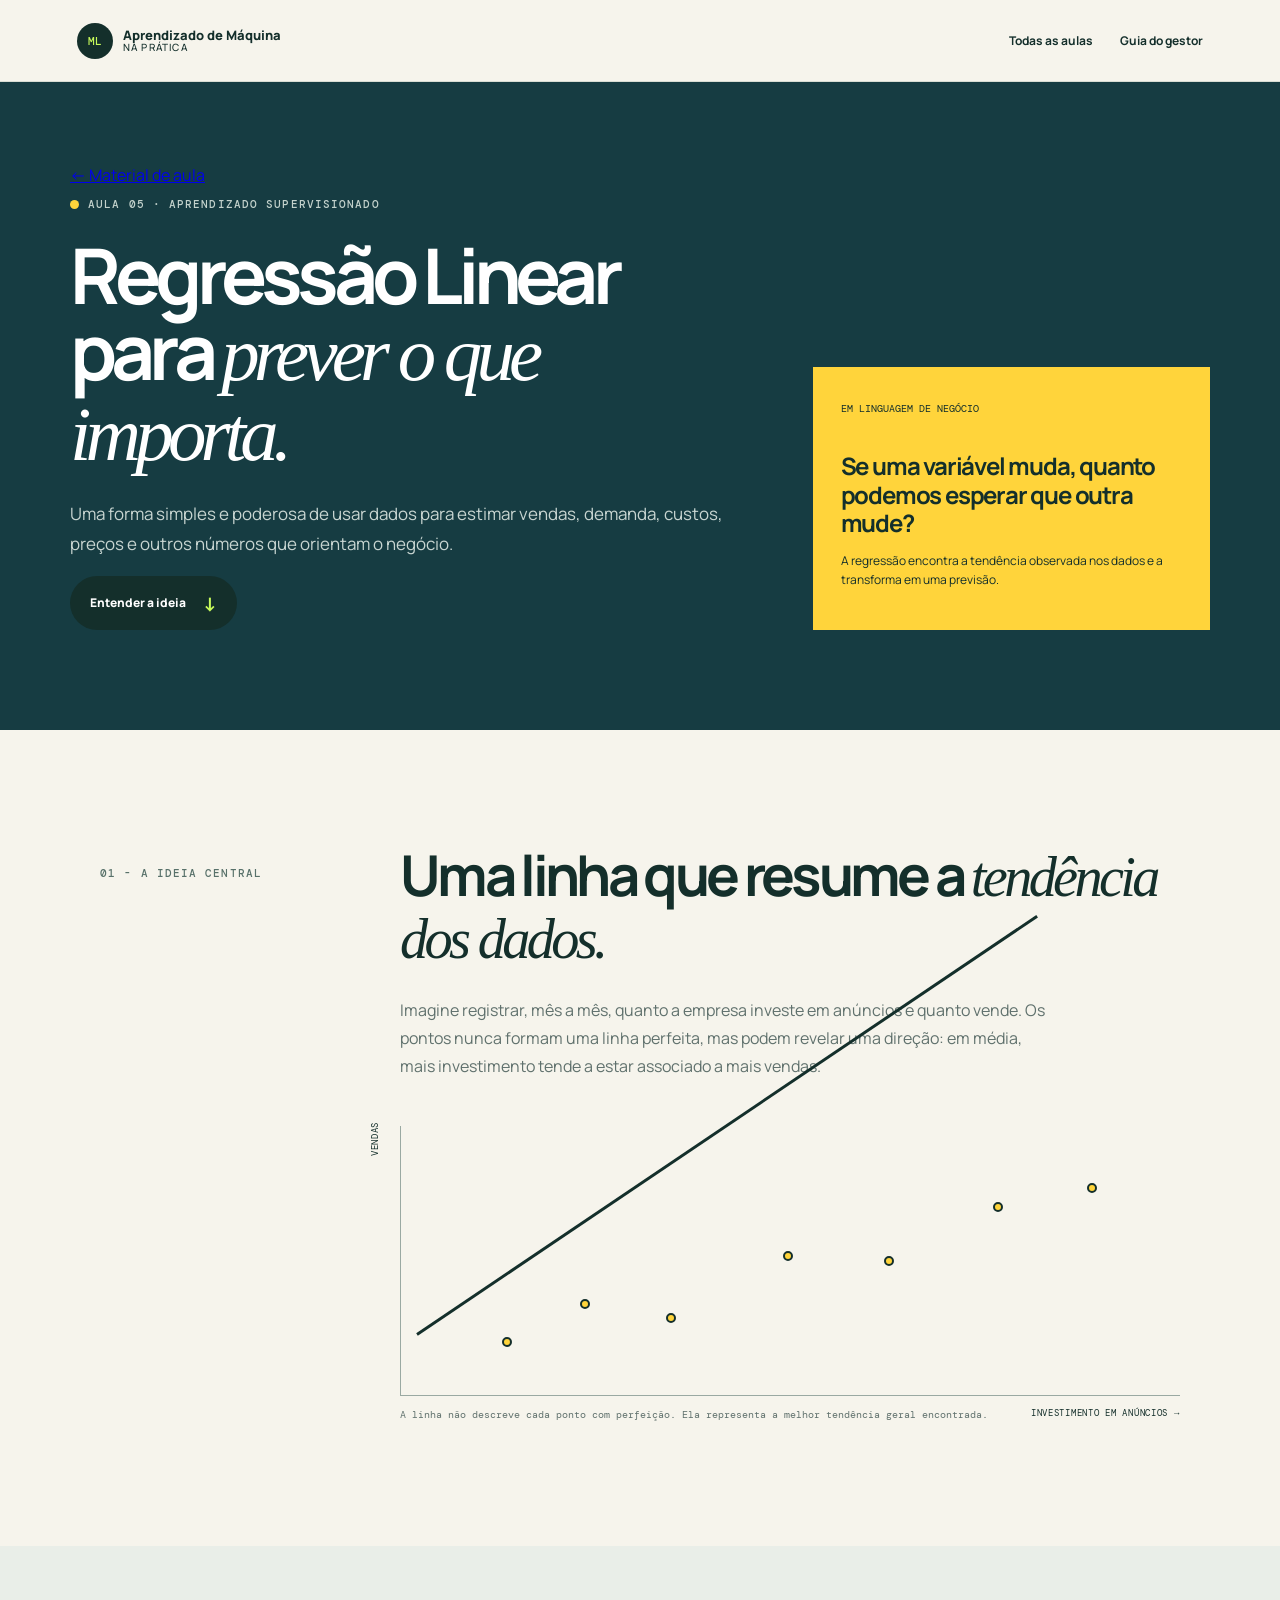
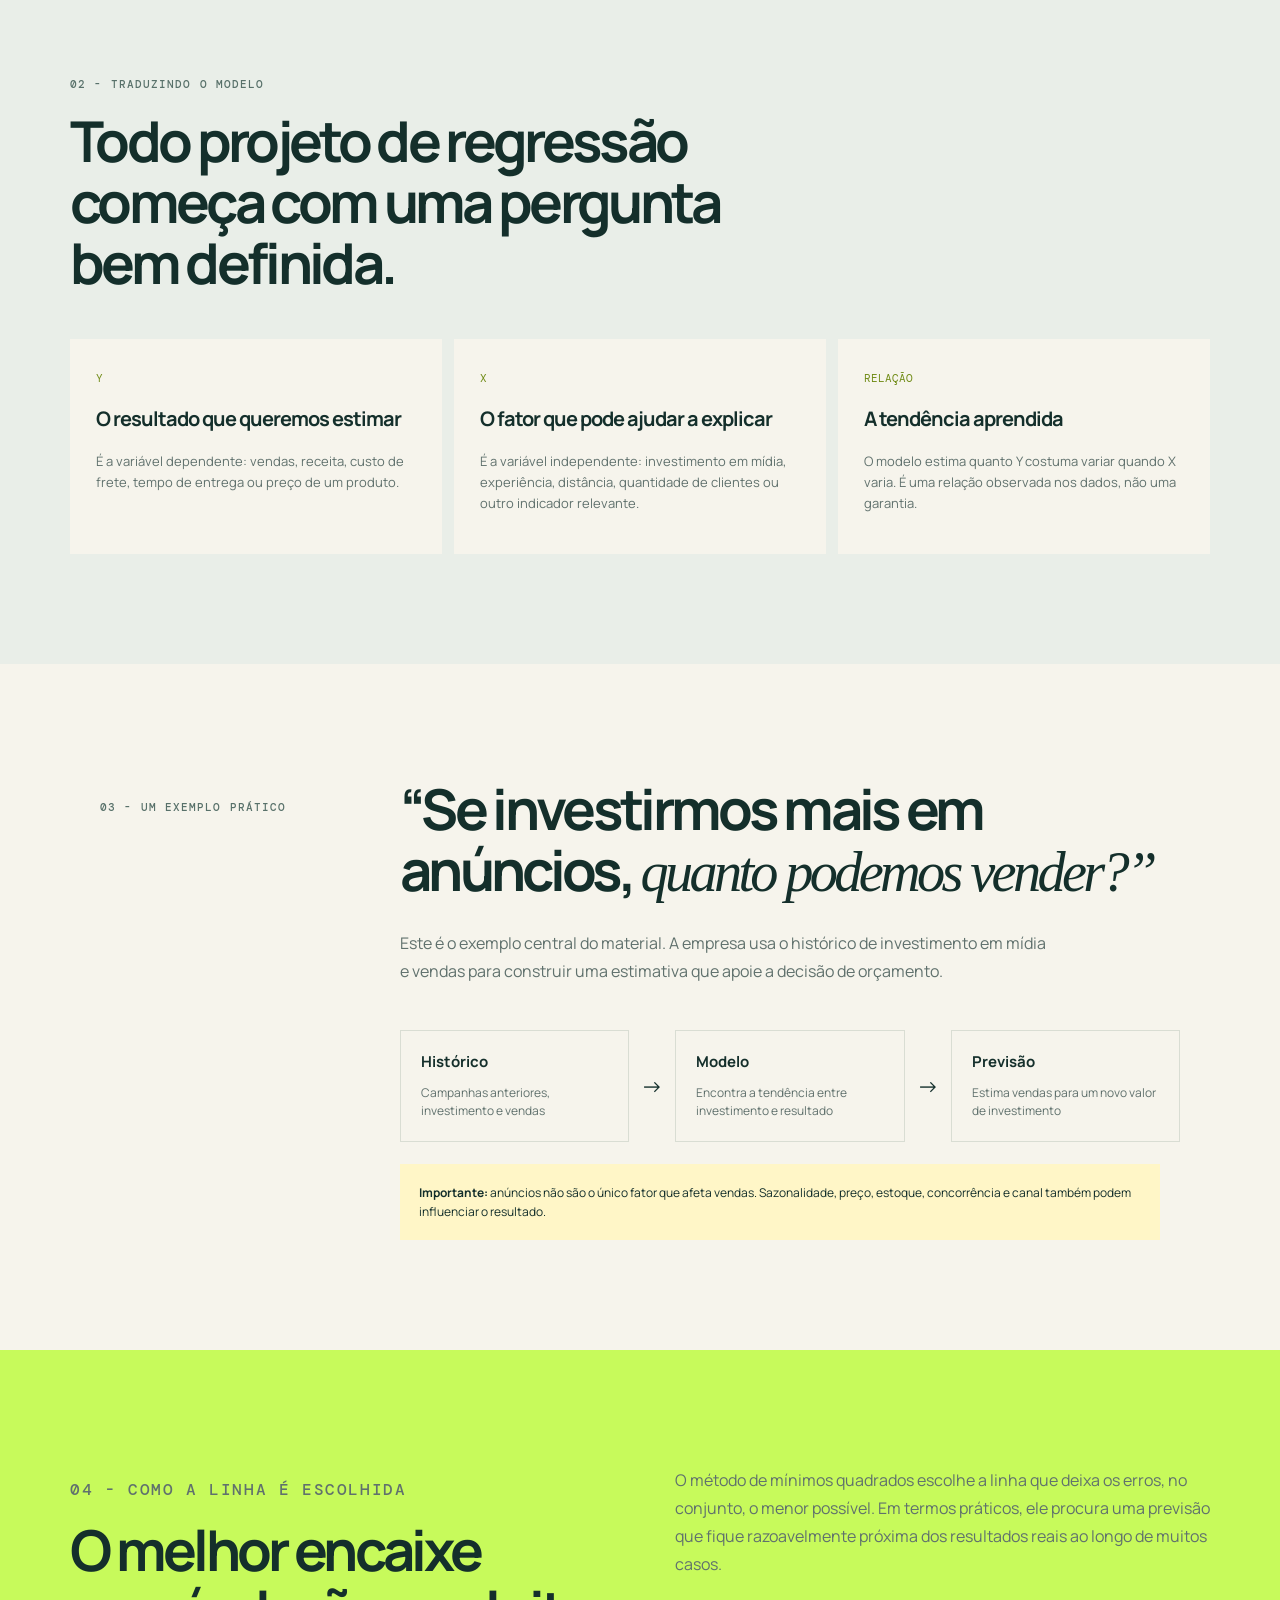
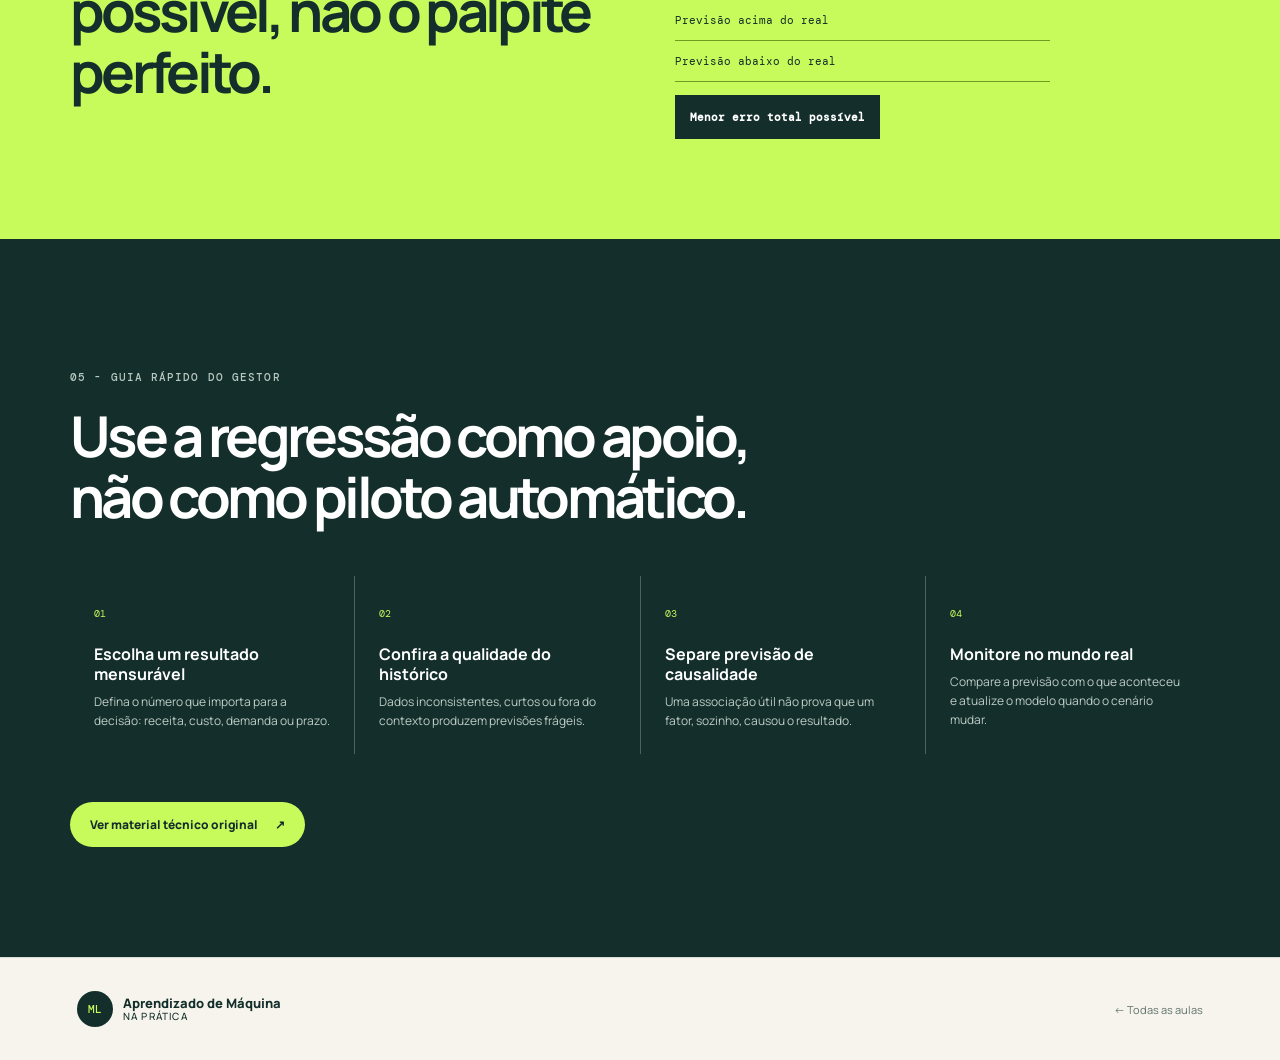
<file: aulas/regressao.html>
<!doctype html><html lang="pt-BR"><head><meta charset="UTF-8"><meta name="viewport" content="width=device-width, initial-scale=1.0"><meta name="description" content="Regressão linear explicada para gestores: transforme dados em previsões de negócio."><title>Regressão Linear - Previsões para decisões de negócio</title><link rel="preconnect" href="https://fonts.googleapis.com"><link rel="preconnect" href="https://fonts.gstatic.com" crossorigin><link href="https://fonts.googleapis.com/css2?family=DM+Mono:wght@400;500&family=Manrope:wght@400;500;600;700;800&display=swap" rel="stylesheet"><link rel="stylesheet" href="../styles.css"><link rel="stylesheet" href="regressao.css"></head><body><header class="topbar"><a class="brand" href="../index.html"><span class="brand-mark">ML</span><span>Aprendizado de Máquina <small>na prática</small></span></a><nav class="menu always-open"><a href="index.html">Todas as aulas</a><a href="#guia">Guia do gestor</a></nav></header><main><section class="reg-hero"><div><a class="back-link" href="index.html">← Material de aula</a><p class="eyebrow"><span></span> AULA 05 · APRENDIZADO SUPERVISIONADO</p><h1>Regressão Linear para <em>prever o que importa.</em></h1><p>Uma forma simples e poderosa de usar dados para estimar vendas, demanda, custos, preços e outros números que orientam o negócio.</p><a class="button primary" href="#essencia">Entender a ideia <span>↓</span></a></div><aside><span>EM LINGUAGEM DE NEGÓCIO</span><b>Se uma variável muda, quanto podemos esperar que outra mude?</b><p>A regressão encontra a tendência observada nos dados e a transforma em uma previsão.</p></aside></section><section id="essencia" class="reg-section"><p class="section-label">01 - A IDEIA CENTRAL</p><div><h2>Uma linha que resume a <em>tendência dos dados.</em></h2><p>Imagine registrar, mês a mês, quanto a empresa investe em anúncios e quanto vende. Os pontos nunca formam uma linha perfeita, mas podem revelar uma direção: em média, mais investimento tende a estar associado a mais vendas.</p><div class="reg-diagram"><div class="axis-y">VENDAS</div><div class="dots"><i></i><i></i><i></i><i></i><i></i><i></i><i></i></div><div class="trend"></div><div class="axis-x">INVESTIMENTO EM ANÚNCIOS →</div></div><p class="caption">A linha não descreve cada ponto com perfeição. Ela representa a melhor tendência geral encontrada.</p></div></section><section class="translation"><p class="section-label">02 - TRADUZINDO O MODELO</p><h2>Todo projeto de regressão começa com uma pergunta bem definida.</h2><div class="translation-grid"><article><span>Y</span><h3>O resultado que queremos estimar</h3><p>É a variável dependente: vendas, receita, custo de frete, tempo de entrega ou preço de um produto.</p></article><article><span>X</span><h3>O fator que pode ajudar a explicar</h3><p>É a variável independente: investimento em mídia, experiência, distância, quantidade de clientes ou outro indicador relevante.</p></article><article><span>RELAÇÃO</span><h3>A tendência aprendida</h3><p>O modelo estima quanto Y costuma variar quando X varia. É uma relação observada nos dados, não uma garantia.</p></article></div></section><section class="reg-section example"><p class="section-label">03 - UM EXEMPLO PRÁTICO</p><div><h2>“Se investirmos mais em anúncios, <em>quanto podemos vender?”</em></h2><p>Este é o exemplo central do material. A empresa usa o histórico de investimento em mídia e vendas para construir uma estimativa que apoie a decisão de orçamento.</p><div class="example-flow"><article><b>Histórico</b><span>Campanhas anteriores, investimento e vendas</span></article><i>→</i><article><b>Modelo</b><span>Encontra a tendência entre investimento e resultado</span></article><i>→</i><article><b>Previsão</b><span>Estima vendas para um novo valor de investimento</span></article></div><div class="note"><b>Importante:</b> anúncios não são o único fator que afeta vendas. Sazonalidade, preço, estoque, concorrência e canal também podem influenciar o resultado.</div></div></section><section class="fit-section"><div><p class="section-label">04 - COMO A LINHA É ESCOLHIDA</p><h2>O melhor encaixe possível, não o palpite perfeito.</h2></div><div><p>O método de mínimos quadrados escolhe a linha que deixa os erros, no conjunto, o menor possível. Em termos práticos, ele procura uma previsão que fique razoavelmente próxima dos resultados reais ao longo de muitos casos.</p><div class="fit-list"><span>Previsão acima do real</span><i></i><span>Previsão abaixo do real</span><i></i><strong>Menor erro total possível</strong></div></div></section><section id="guia" class="reg-guide"><p class="section-label">05 - GUIA RÁPIDO DO GESTOR</p><h2>Use a regressão como apoio, não como piloto automático.</h2><div class="guide-grid"><article><b>01</b><h3>Escolha um resultado mensurável</h3><p>Defina o número que importa para a decisão: receita, custo, demanda ou prazo.</p></article><article><b>02</b><h3>Confira a qualidade do histórico</h3><p>Dados inconsistentes, curtos ou fora do contexto produzem previsões frágeis.</p></article><article><b>03</b><h3>Separe previsão de causalidade</h3><p>Uma associação útil não prova que um fator, sozinho, causou o resultado.</p></article><article><b>04</b><h3>Monitore no mundo real</h3><p>Compare a previsão com o que aconteceu e atualize o modelo quando o cenário mudar.</p></article></div><a class="button light" href="https://github.com/orivaldosantana/curso_ml_pratico/blob/main/aulas/regressao.md" target="_blank" rel="noreferrer">Ver material técnico original <span>↗</span></a></section></main><footer><a class="brand" href="../index.html"><span class="brand-mark">ML</span><span>Aprendizado de Máquina <small>na prática</small></span></a><a href="index.html">← Todas as aulas</a></footer></body></html>
</file>
<file: styles.css>
:root{--ink:#142f2b;--paper:#f6f4ec;--lime:#c7fa5b;--yellow:#ffd43b;--muted:#60716d;--line:#d9ddd3}*{box-sizing:border-box}html{scroll-behavior:smooth}body{margin:0;background:var(--paper);color:var(--ink);font-family:Manrope,Arial,sans-serif}.topbar{height:82px;padding:0 clamp(24px,6vw,92px);display:flex;align-items:center;justify-content:space-between;border-bottom:1px solid var(--line);position:sticky;top:0;background:rgb(246 244 236/.95);backdrop-filter:blur(10px);z-index:10}.brand{color:var(--ink);font-size:13px;line-height:1.1;font-weight:800;text-decoration:none;display:flex;align-items:center;gap:10px}.brand small{display:block;font-size:10px;text-transform:uppercase;letter-spacing:.12em;font-weight:500}.brand-mark{width:36px;height:36px;display:grid;place-items:center;border-radius:50%;background:var(--ink);color:var(--lime);font:500 11px 'DM Mono',monospace}.menu{display:flex;align-items:center;gap:27px}.menu a{font-size:12px;color:var(--ink);text-decoration:none;font-weight:700}.nav-github{background:var(--ink);color:#fff!important;border-radius:999px;padding:11px 15px}.menu-button{display:none;background:none;border:0;font-size:24px;color:var(--ink)}.hero{min-height:620px;padding:clamp(58px,9vw,135px) clamp(24px,11vw,170px) 88px;display:grid;grid-template-columns:1.08fr .92fr;gap:50px;overflow:hidden}.eyebrow,.section-label,.track-type{font:500 11px 'DM Mono',monospace;letter-spacing:.1em}.eyebrow{display:flex;align-items:center;gap:9px}.eyebrow span{width:9px;height:9px;background:var(--lime);border-radius:50%;display:inline-block}.hero h1{font-size:clamp(48px,6.2vw,92px);line-height:.99;letter-spacing:-.075em;max-width:720px;margin:28px 0 24px}.hero h1 em,.final-project em{font-family:Georgia,serif;font-weight:400}.intro{font-size:17px;line-height:1.65;max-width:530px;color:var(--muted)}.actions{display:flex;gap:12px;flex-wrap:wrap;margin-top:38px}.button{border-radius:999px;padding:14px 20px;text-decoration:none;font-size:12px;font-weight:800;display:inline-flex;gap:17px;align-items:center}.primary{background:var(--ink);color:#fff}.primary span{color:var(--lime);font-size:19px}.secondary{border:1px solid #b9c0b7;color:var(--ink)}.hero-art{position:relative;min-height:335px;align-self:center;background:var(--lime);border-radius:48% 52% 44% 56% / 53% 42% 58% 47%;isolation:isolate;transform:rotate(-4deg)}.orbit{border:1px solid rgb(20 47 43/.22);position:absolute;border-radius:50%;left:10%;right:10%;top:18%;bottom:18%}.orbit-two{left:26%;right:26%;top:0;bottom:0;transform:rotate(72deg)}.node{width:14px;height:14px;border:3px solid var(--ink);background:var(--yellow);border-radius:50%;position:absolute;z-index:2}.n1{top:18%;left:20%}.n2{top:46%;left:37%}.n3{top:20%;left:53%}.n4{top:68%;left:68%}.n5{top:41%;left:75%}.n6{top:74%;left:30%}.n7{top:11%;left:76%}.signal{height:1px;background:var(--ink);position:absolute;transform-origin:left;opacity:.75}.signal-a{width:37%;top:22%;left:24%;transform:rotate(25deg)}.signal-b{width:46%;top:49%;left:39%;transform:rotate(-12deg)}.signal-c{width:40%;top:66%;left:34%;transform:rotate(12deg)}.art-label{position:absolute;right:8%;bottom:10%;font:500 10px/1.6 'DM Mono',monospace;letter-spacing:.1em;transform:rotate(4deg)}.metrics{background:var(--ink);color:#f8f7f1;padding:27px clamp(24px,11vw,170px);display:grid;grid-template-columns:repeat(4,1fr);gap:25px}.metrics div+div{border-left:1px solid #4d625d;padding-left:25px}.metrics strong{font-size:23px;letter-spacing:-.05em;display:block}.metrics strong sup{color:var(--lime)}.metrics span{font:10px 'DM Mono',monospace;color:#bdc9c4;letter-spacing:.04em}.section{max-width:1200px;margin:0 auto;padding:125px 30px;display:grid;grid-template-columns:220px 1fr;gap:30px}.section-label{color:#58716a;padding-top:10px}.section-content h2,.final-project h2{font-size:clamp(33px,4vw,58px);line-height:1.08;letter-spacing:-.06em;max-width:730px;margin:0 0 24px}.section-content>p{max-width:650px;font-size:16px;line-height:1.75;color:var(--muted)}.about{border-bottom:1px solid var(--line)}.pills{display:flex;gap:8px;flex-wrap:wrap;margin-top:29px}.pills span{border:1px solid var(--line);border-radius:99px;padding:9px 12px;font:11px 'DM Mono',monospace}.tracks{display:grid;grid-template-columns:repeat(3,1fr);gap:14px;margin-top:48px}.track{border:1px solid var(--line);min-height:330px;padding:24px;display:flex;flex-direction:column;align-items:flex-start}.track.featured{background:var(--yellow);border-color:var(--yellow)}.track-number{font:500 13px 'DM Mono',monospace}.track-type{margin:43px 0 9px;color:#5c6558;font-size:9px}.track h3{font-size:23px;letter-spacing:-.05em;margin:0}.track p:not(.track-type){font-size:13px;line-height:1.65;color:#53635e}.track a{color:var(--ink);font-size:12px;font-weight:800;text-decoration:none;margin-top:auto}.track a span{color:#568a00;font-size:18px;margin-left:8px}.projects{background:#e8ece5;max-width:none;padding-left:max(30px,calc((100vw - 1140px)/2));padding-right:max(30px,calc((100vw - 1140px)/2))}.project-grid{display:grid;grid-template-columns:repeat(2,1fr);margin-top:42px;border-left:1px solid #cbd2c9;border-top:1px solid #cbd2c9}.project-grid span{padding:18px;font:12px 'DM Mono',monospace;border-right:1px solid #cbd2c9;border-bottom:1px solid #cbd2c9}.project-grid span:before{content:'↗';color:#638f10;margin-right:11px}.final-project{background:var(--ink);color:#fff;display:grid;grid-template-columns:1fr 1fr;gap:70px;padding:100px max(30px,calc((100vw - 1140px)/2));align-items:end}.final-project .eyebrow{color:#cbd5d1}.final-project .eyebrow span{background:var(--yellow)}.final-project h2{margin:21px 0 0}.final-project>div>p:not(.eyebrow){color:#bfcbc6;line-height:1.7;max-width:390px}.light{background:var(--lime);color:var(--ink);margin-top:20px}.references{padding-bottom:140px}.reading-list{margin-top:43px;border-top:1px solid var(--line)}.reading-list a{display:grid;grid-template-columns:1.2fr 1fr;padding:19px 0;border-bottom:1px solid var(--line);color:var(--ink);text-decoration:none;gap:15px}.reading-list b{font-size:14px}.reading-list span{font:11px 'DM Mono',monospace;color:var(--muted)}footer{border-top:1px solid var(--line);padding:33px clamp(24px,6vw,92px);display:flex;justify-content:space-between;align-items:center;gap:20px}footer p,footer>a{font-size:11px;color:var(--muted);text-decoration:none}@media(max-width:760px){.topbar{height:68px;padding:0 22px}.menu-button{display:block}.menu{display:none;position:absolute;top:68px;left:0;right:0;padding:20px 22px;background:var(--paper);border-bottom:1px solid var(--line);align-items:flex-start;gap:18px;flex-direction:column}.menu.open{display:flex}.hero{min-height:auto;padding:70px 24px 60px;display:block}.hero-art{margin:48px auto 0;max-width:400px;min-height:270px}.metrics{padding:23px 24px;grid-template-columns:1fr 1fr;gap:20px}.metrics div+div{border-left:0;padding-left:0}.section{padding:74px 24px;display:block}.section-label{margin-bottom:30px}.tracks{grid-template-columns:1fr;margin-top:35px}.track{min-height:260px}.track-type{margin-top:25px}.projects{padding-left:24px;padding-right:24px}.project-grid{grid-template-columns:1fr;margin-top:30px}.final-project{display:block;padding:70px 24px}.final-project>div+div{margin-top:35px}.references{padding-bottom:80px}.reading-list a{display:block}.reading-list span{display:block;margin-top:6px}footer{padding:28px 24px;display:block}footer p{margin:20px 0} }
</file>
<file: aulas/aulas.css>
.lesson-list{max-width:1140px;margin:auto;padding:88px 30px 125px}.lesson-list-head{max-width:720px;margin-bottom:110px}.lesson-list h1{font-size:clamp(50px,7vw,88px);line-height:.98;letter-spacing:-.075em;margin:27px 0}.lesson-list h1 em{font-family:Georgia,serif;font-weight:400}.lesson-list-head>p:last-child{max-width:570px;line-height:1.7;color:var(--muted)}.lesson-group{display:grid;grid-template-columns:270px 1fr;gap:30px;border-top:1px solid var(--line);padding:31px 0}.lesson-group h2{font-size:24px;letter-spacing:-.05em;margin:8px 0}.lesson-links a{display:flex;align-items:baseline;justify-content:space-between;gap:20px;padding:18px 0;text-decoration:none;color:var(--ink);border-bottom:1px solid var(--line)}.lesson-links b{font-size:17px;letter-spacing:-.04em}.lesson-links span{font:10px 'DM Mono',monospace;color:var(--muted);text-align:right}.lesson-page{min-height:calc(100vh - 148px)}.lesson-hero{padding:80px max(30px,calc((100vw - 1140px)/2)) 100px;background:var(--ink);color:white}.back-link{display:inline-block;color:#d4dfda;text-decoration:none;font:11px 'DM Mono',monospace;margin-bottom:65px}.lesson-hero .eyebrow{color:#bac9c3}.lesson-hero .eyebrow span{background:var(--yellow)}.lesson-hero h1{font-size:clamp(46px,6vw,82px);letter-spacing:-.07em;line-height:1.02;max-width:820px;margin:28px 0 24px}.lesson-hero>p:not(.eyebrow){max-width:630px;color:#bcc9c4;font-size:17px;line-height:1.7}.lesson-hero .button{margin-top:20px}.lesson-body{max-width:1140px;margin:auto;padding:110px 30px;display:grid;grid-template-columns:270px 1fr;gap:30px}.lesson-body h2{font-size:clamp(32px,4vw,54px);line-height:1.1;letter-spacing:-.06em;margin:0 0 45px;max-width:720px}.lesson-body ol{list-style:none;padding:0;margin:0;border-top:1px solid var(--line);max-width:720px}.lesson-body li{padding:20px 0;border-bottom:1px solid var(--line);font-size:15px;line-height:1.45;display:flex;gap:22px}.lesson-body li span{font:11px 'DM Mono',monospace;color:#66810f;padding-top:3px}.next-lesson{padding:56px max(30px,calc((100vw - 1140px)/2));background:var(--yellow);display:flex;justify-content:space-between;align-items:center;gap:30px}.next-lesson>a{color:var(--ink);text-decoration:none;display:flex;flex-direction:column;align-items:flex-end;gap:9px}.next-lesson span{font:10px 'DM Mono',monospace}.next-lesson b{font-size:25px;letter-spacing:-.05em}.next-lesson i{font-style:normal;margin-left:12px}@media(max-width:760px){.always-open{display:flex;position:static;padding:0;border:0;background:none;flex-direction:row;gap:12px}.always-open a{font-size:10px}.lesson-list{padding:64px 24px 80px}.lesson-list-head{margin-bottom:70px}.lesson-group{display:block;padding:28px 0}.lesson-group>div:first-child{margin-bottom:26px}.lesson-links a{display:block}.lesson-links span{display:block;text-align:left;margin-top:7px}.lesson-hero{padding:52px 24px 62px}.back-link{margin-bottom:45px}.lesson-body{display:block;padding:70px 24px}.lesson-body .section-label{margin-bottom:25px}.next-lesson{display:block;padding:37px 24px}.next-lesson>a{align-items:flex-start;margin-top:23px}.next-lesson b{font-size:20px}}
</file>
<file: aulas/introducao.css>
.intro-hero{background:var(--ink);color:#fff;padding:82px max(30px,calc((100vw - 1140px)/2)) 100px;display:grid;grid-template-columns:1.3fr .7fr;gap:80px;align-items:end}.intro-hero .back-link{margin-bottom:64px}.intro-hero .eyebrow{color:#bdcac5}.intro-hero .eyebrow span{background:var(--yellow)}.intro-hero h1{font-size:clamp(48px,6vw,84px);line-height:.99;letter-spacing:-.075em;margin:26px 0}.intro-hero h1 em,.business-section h2 em{font-family:Georgia,serif;font-weight:400}.intro-hero>div>p:not(.eyebrow){max-width:680px;line-height:1.75;color:#c2cfca;font-size:17px}.intro-hero aside{background:var(--lime);color:var(--ink);padding:28px}.intro-hero aside span{font:10px 'DM Mono',monospace}.intro-hero aside b{display:block;font-size:24px;letter-spacing:-.05em;line-height:1.2;margin:35px 0 13px}.intro-hero aside p{font-size:12px;line-height:1.6}.business-section{max-width:1140px;margin:auto;padding:115px 30px;display:grid;grid-template-columns:270px 1fr;gap:30px}.business-section h2,.use-cases h2,.learning-types h2,.manager-guide h2{font-size:clamp(33px,4.4vw,59px);letter-spacing:-.065em;line-height:1.08;margin:0 0 26px;max-width:760px}.business-section>div>p{font-size:16px;line-height:1.75;color:var(--muted);max-width:650px}.formula{display:flex;align-items:center;flex-wrap:wrap;gap:10px;margin-top:42px}.formula span,.formula strong{font:11px 'DM Mono',monospace;border:1px solid var(--line);padding:13px 15px}.formula strong{background:var(--lime);border-color:var(--lime)}.formula i{font-style:normal}.use-cases{background:#e8ece5;padding:110px max(30px,calc((100vw - 1140px)/2));display:grid;grid-template-columns:.8fr 1.2fr;gap:70px}.use-title>p:last-child{line-height:1.7;color:var(--muted);max-width:340px}.use-cards{display:grid;gap:11px}.use-cards article{background:var(--paper);padding:23px 25px;display:grid;grid-template-columns:55px 1fr;column-gap:18px}.use-cards article>b{font:11px 'DM Mono',monospace;color:#678414}.use-cards h3{font-size:18px;letter-spacing:-.04em;margin:0}.use-cards p{grid-column:2;font-size:13px;line-height:1.6;color:var(--muted);margin:8px 0 0}.process{padding-bottom:125px}.steps{display:grid;grid-template-columns:repeat(3,1fr);gap:12px;margin-top:47px}.steps article{border-top:3px solid var(--ink);padding:16px 0}.steps span{font:12px 'DM Mono',monospace}.steps b{display:block;font-size:16px;margin:27px 0 6px}.steps p{font-size:12px!important;line-height:1.6!important}.learning-types{background:var(--yellow);padding:100px max(30px,calc((100vw - 1140px)/2));display:grid;grid-template-columns:.75fr 1.25fr;gap:60px}.type-grid{display:grid;grid-template-columns:1fr 1fr;gap:12px}.type-grid article{background:#fff8d5;padding:27px}.type-grid article>p:first-child{font:9px 'DM Mono',monospace;color:#60700d}.type-grid h3{font-size:21px;line-height:1.2;letter-spacing:-.05em}.type-grid p{font-size:13px;line-height:1.65}.type-grid ul{list-style:none;padding:14px 0 0;border-top:1px solid #d7c52b;font-size:12px;line-height:1.6}.type-grid li+li{margin-top:10px}.risks{padding-bottom:100px}.risk-grid{display:grid;grid-template-columns:1fr 1fr;gap:12px;margin-top:39px}.risk-grid article{border:1px solid var(--line);padding:25px}.risk-grid h3{font-size:22px;margin:0}.risk-grid p{font-size:13px!important;line-height:1.65!important}.risk-grid span{font:10px 'DM Mono',monospace;color:#60716d}.manager-guide{background:var(--ink);color:#fff;padding:110px max(30px,calc((100vw - 1140px)/2))}.manager-guide .section-label{color:#bbc9c4}.manager-guide h2{max-width:680px;margin-top:22px}.manager-guide ol{padding:0;margin:48px 0;list-style:none;display:grid;grid-template-columns:1fr 1fr;gap:1px;background:#4e625d}.manager-guide li{background:var(--ink);padding:25px}.manager-guide li span{font:10px 'DM Mono',monospace;color:var(--lime)}.manager-guide li b{display:block;margin:22px 0 8px;font-size:16px}.manager-guide li p{color:#bdcac6;line-height:1.6;font-size:12px;margin:0}.manager-guide .light{margin:0}

/* === Capítulo 1 — componentes adicionais === */
.toc{max-width:1140px;margin:0 auto;padding:70px 30px 10px;display:grid;grid-template-columns:270px 1fr;gap:30px}
.toc h2{font-size:15px;letter-spacing:.02em;margin:0 0 4px;max-width:none}
.toc-list{display:grid;grid-template-columns:1fr 1fr;gap:10px;list-style:none;padding:0;margin:20px 0 0}
.toc-list li a{display:flex;gap:12px;align-items:baseline;padding:14px 16px;border:1px solid var(--line);color:var(--ink);text-decoration:none;font-size:13px}
.toc-list li a b{font:11px 'DM Mono',monospace;color:#678414}
.toc-list li a:hover{border-color:var(--ink)}

.diagram-wrap{margin:44px 0 12px;display:flex;justify-content:center}
.diagram-wrap svg{max-width:340px;width:100%;color:var(--ink)}
.diagram-wrap.wide svg{max-width:520px}
.diagram-wrap.xl svg{max-width:820px}
.diagram-wrap.on-dark svg{color:#c9d3ce}

blockquote.pull{border-left:3px solid var(--lime);margin:30px 0;padding:4px 0 4px 22px;font-size:17px;line-height:1.5;max-width:640px;letter-spacing:-.01em}
blockquote.pull b{font-weight:800}

.info-cards{display:grid;gap:11px;margin-top:20px}
.info-cards.cols-3{grid-template-columns:repeat(3,1fr)}
.info-cards.cols-2{grid-template-columns:repeat(2,1fr)}
.info-cards article{background:var(--paper);border:1px solid var(--line);padding:23px 25px}
.info-cards article>b{font:11px 'DM Mono',monospace;color:#678414;display:block}
.info-cards article h3{font-size:17px;letter-spacing:-.03em;margin:14px 0 8px}
.info-cards article p{font-size:13px;line-height:1.6;color:var(--muted);margin:0}

.rules-compare{display:grid;grid-template-columns:1fr 1fr;gap:16px;margin-top:40px}
.rules-compare article{border:1px solid var(--line);padding:24px}
.rules-compare h3{font-size:16px;margin:0 0 12px}
.rules-compare ul{margin:0;padding-left:18px;font-size:13px;line-height:1.65;color:var(--muted)}
.rules-compare .say{margin-top:16px;font:12px 'DM Mono',monospace;background:var(--ink);color:#fff;padding:12px 14px;display:inline-block}

table.data-table{width:100%;border-collapse:collapse;margin:32px 0;font-size:13px}
table.data-table th,table.data-table td{border:1px solid var(--line);padding:11px 13px;text-align:left}
table.data-table th{background:var(--ink);color:#fff;font:11px 'DM Mono',monospace;font-weight:500;letter-spacing:.03em}
table.data-table td{color:var(--muted)}
.table-wrap{overflow-x:auto}

.math-block{font:15px 'DM Mono',monospace;border:1px solid var(--line);padding:16px 20px;display:inline-block;margin:20px 0;background:var(--paper)}

.criteria-cards{display:grid;grid-template-columns:repeat(2,1fr);gap:11px;margin-top:44px}
.criteria-cards article{border:1px solid var(--line);padding:24px}
.criteria-cards h3{font-size:16px;letter-spacing:-.03em;margin:0 0 8px}
.criteria-cards p{font-size:13px;line-height:1.6;color:var(--muted);margin:0}

.step-details{margin-top:10px}
.step-details article{border-top:1px solid var(--line);padding:28px 0}
.step-details h3{font-size:19px;letter-spacing:-.03em;margin:0 0 10px}
.step-details p{font-size:14px;line-height:1.7;color:var(--muted);margin:0 0 8px}
.step-details p:last-child{margin-bottom:0}
.step-details ul{margin:8px 0;padding-left:20px;font-size:14px;line-height:1.7;color:var(--muted)}

.concept-grid{display:grid;grid-template-columns:repeat(auto-fit,minmax(190px,1fr));gap:11px;margin-top:40px}
.concept-grid article{border-top:3px solid var(--ink);padding:16px 0}
.concept-grid span{font:12px 'DM Mono',monospace;color:#678414}
.concept-grid h3{font-size:15px;margin:12px 0 6px}
.concept-grid p{font-size:12px;line-height:1.6;color:var(--muted);margin:0}

.strategy-cards{display:grid;grid-template-columns:repeat(3,1fr);gap:11px;margin:40px 0}
.strategy-cards article{background:#fff8d5;padding:22px}
.strategy-cards h3{font-size:15px;margin:0 0 8px}
.strategy-cards p{font-size:12px;line-height:1.6;margin:0}

.compare-2{display:grid;grid-template-columns:1fr 1fr;gap:12px;margin-top:40px}
.compare-2 article{border:1px solid var(--line);padding:26px}
.compare-2 h3{font-size:19px;margin:0 0 12px;letter-spacing:-.03em}
.compare-2 ul{margin:0;padding-left:18px;font-size:13px;line-height:1.7;color:var(--muted)}

.analogy{background:#fff6c7;padding:24px;margin-top:30px;font-size:14px;line-height:1.7;max-width:760px}

.leak-cards{display:grid;grid-template-columns:1fr 1fr;gap:12px;margin-top:40px}
.leak-cards article{border:1px solid var(--line);padding:24px}
.leak-cards h3{font-size:16px;margin:0 0 10px}
.leak-cards p{font-size:13px;line-height:1.65;color:var(--muted);margin:0}

.checklist-grid{display:grid;grid-template-columns:repeat(4,1fr);gap:1px;background:#c9d0c6;margin:44px 0}
.checklist-grid article{background:var(--paper);padding:22px}
.checklist-grid b{font:10px 'DM Mono',monospace;color:#678414}
.checklist-grid h3{font-size:15px;margin:16px 0 8px}
.checklist-grid p{font-size:12px;line-height:1.6;color:var(--muted);margin:0}

.generalization-section{background:var(--ink);color:#fff;padding:110px max(30px,calc((100vw - 1140px)/2))}
.generalization-section .section-label{color:#bbc9c4}
.generalization-section h2{max-width:760px;margin-top:22px}
.generalization-section>div>p{font-size:16px;line-height:1.75;color:#c2cfca;max-width:650px}
.trio-cards{display:grid;grid-template-columns:repeat(3,1fr);gap:12px;margin-top:20px}
.trio-cards article{padding:20px 0;border-top:1px solid #4e625d}
.trio-cards h3{font-size:16px;margin:0 0 8px}
.trio-cards p{font-size:13px;line-height:1.6;color:#bdcac6;margin:0}

.glossary-grid{display:grid;grid-template-columns:repeat(3,1fr);gap:1px;background:#4e625d;margin:44px 0}
.glossary-grid article{background:var(--ink);padding:22px}
.glossary-grid h3{font-size:15px;color:var(--lime);margin:0 0 8px}
.glossary-grid p{font-size:12px;line-height:1.6;color:#bdcac6;margin:0}

.case-study{margin-top:20px;display:grid;gap:1px;background:#4e625d}
.case-study article{background:var(--ink);padding:26px}
.case-study span{font:11px 'DM Mono',monospace;color:var(--lime)}
.case-study h3{font-size:17px;margin:14px 0 8px}
.case-study p{font-size:13px;line-height:1.65;color:#bdcac6;margin:0 0 8px}
.case-study p:last-child{margin-bottom:0}

.review-list{margin:20px 0 0;padding:0;list-style:none;counter-reset:q;display:grid;gap:1px;background:#4e625d}
.review-list li{background:var(--ink);color:#dfe6e2;padding:16px 22px;font-size:13px;line-height:1.6;display:flex;gap:14px}
.review-list li:before{counter-increment:q;content:counter(q);font:11px 'DM Mono',monospace;color:var(--lime);flex-shrink:0}

.final-quotes{display:grid;gap:12px;margin:20px 0 0}
.final-quotes blockquote{margin:0;border-left:3px solid var(--lime);padding:6px 0 6px 22px;font-size:16px;line-height:1.55;color:#eef2ee}
.final-quotes blockquote b{color:var(--lime)}

.chapter-subhead{font-size:26px;letter-spacing:-.04em;margin:70px 0 0}
.chapter-subhead+p{color:#c2cfca;font-size:14px;line-height:1.7;margin-top:14px;max-width:650px}

@media(max-width:760px){.intro-hero,.use-cases,.learning-types{display:block;padding:62px 24px}.intro-hero aside{margin-top:45px}.business-section{display:block;padding:72px 24px}.business-section .section-label{margin-bottom:28px}.use-title{margin-bottom:42px}.use-cards article{display:block}.use-cards article>b{display:block;margin-bottom:20px}.use-cards p{margin-top:8px}.steps,.type-grid,.risk-grid,.manager-guide ol{grid-template-columns:1fr}.learning-types>div:first-child{margin-bottom:36px}.manager-guide{padding:72px 24px}
.toc,.info-cards.cols-3,.info-cards.cols-2,.rules-compare,.criteria-cards,.strategy-cards,.compare-2,.leak-cards,.checklist-grid,.glossary-grid,.trio-cards{grid-template-columns:1fr;display:grid}
.toc{display:block}
.toc-list{grid-template-columns:1fr}
.generalization-section{padding:72px 24px}
.case-study,.review-list,.final-quotes{margin-top:16px}
table.data-table{font-size:12px}
}
</file>
<file: aulas/regressao.css>
.reg-hero{background:#163c42;color:#fff;padding:82px max(30px,calc((100vw - 1140px)/2)) 100px;display:grid;grid-template-columns:1.25fr .75fr;gap:80px;align-items:end}.reg-hero .back-link{margin-bottom:64px}.reg-hero .eyebrow{color:#c3d2cc}.reg-hero .eyebrow span{background:var(--yellow)}.reg-hero h1{font-size:clamp(48px,6vw,84px);line-height:.99;letter-spacing:-.075em;margin:26px 0}.reg-hero h1 em,.reg-section h2 em{font-family:Georgia,serif;font-weight:400}.reg-hero>div>p:not(.eyebrow){max-width:670px;line-height:1.75;color:#c8d5d1;font-size:17px}.reg-hero aside{background:var(--yellow);color:var(--ink);padding:28px}.reg-hero aside span{font:10px 'DM Mono',monospace}.reg-hero aside b{display:block;font-size:24px;letter-spacing:-.05em;line-height:1.2;margin:35px 0 13px}.reg-hero aside p{font-size:12px;line-height:1.6}.reg-section{max-width:1140px;margin:auto;padding:115px 30px;display:grid;grid-template-columns:270px 1fr;gap:30px}.reg-section h2,.translation h2,.fit-section h2,.reg-guide h2{font-size:clamp(33px,4.4vw,59px);letter-spacing:-.065em;line-height:1.08;margin:0 0 26px;max-width:780px}.reg-section>div>p,.fit-section>div>p{font-size:16px;line-height:1.75;color:var(--muted);max-width:650px}.reg-diagram{height:270px;border-left:1px solid #9aa9a2;border-bottom:1px solid #9aa9a2;position:relative;margin:46px 0 12px}.axis-y,.axis-x{font:9px 'DM Mono',monospace;letter-spacing:.08em;position:absolute}.axis-y{transform:rotate(-90deg);left:-43px;top:7px}.axis-x{right:0;bottom:-24px}.dots i{width:10px;height:10px;background:var(--yellow);border:2px solid var(--ink);border-radius:50%;position:absolute}.dots i:nth-child(1){bottom:18%;left:13%}.dots i:nth-child(2){bottom:32%;left:23%}.dots i:nth-child(3){bottom:27%;left:34%}.dots i:nth-child(4){bottom:50%;left:49%}.dots i:nth-child(5){bottom:48%;left:62%}.dots i:nth-child(6){bottom:68%;left:76%}.dots i:nth-child(7){bottom:75%;left:88%}.trend{height:3px;width:96%;background:var(--ink);position:absolute;left:2%;bottom:22%;transform:rotate(-34deg);transform-origin:left}.caption{font:10px 'DM Mono',monospace!important}.translation{background:#e9eee8;padding:110px max(30px,calc((100vw - 1140px)/2))}.translation>h2{max-width:760px;margin-top:20px}.translation-grid{display:grid;grid-template-columns:repeat(3,1fr);gap:12px;margin-top:45px}.translation-grid article{background:var(--paper);padding:26px}.translation-grid span{font:11px 'DM Mono',monospace;color:#708b16}.translation-grid h3{font-size:20px;letter-spacing:-.05em;line-height:1.2}.translation-grid p{font-size:13px;line-height:1.65;color:var(--muted)}.example{padding-bottom:110px}.example-flow{display:flex;align-items:stretch;gap:12px;margin:45px 0 22px}.example-flow article{border:1px solid var(--line);padding:20px;flex:1}.example-flow b{display:block;font-size:15px}.example-flow span{display:block;font-size:12px;line-height:1.55;color:var(--muted);margin-top:12px}.example-flow>i{align-self:center;font-size:22px;font-style:normal}.note{background:#fff6c7;padding:19px;font-size:12px;line-height:1.6;max-width:760px}.fit-section{background:var(--lime);padding:100px max(30px,calc((100vw - 1140px)/2));display:grid;grid-template-columns:1fr 1fr;gap:70px}.fit-list{margin-top:35px;display:flex;flex-direction:column;gap:13px;font:11px 'DM Mono',monospace}.fit-list i{height:1px;background:#709a21;width:70%;display:block}.fit-list strong{background:var(--ink);color:white;padding:15px;width:max-content}.reg-guide{background:var(--ink);color:white;padding:110px max(30px,calc((100vw - 1140px)/2))}.reg-guide .section-label{color:#b8c8c2}.reg-guide h2{max-width:680px;margin-top:22px}.guide-grid{display:grid;grid-template-columns:repeat(4,1fr);gap:1px;background:#4e625d;margin:48px 0}.guide-grid article{background:var(--ink);padding:24px}.guide-grid b{font:10px 'DM Mono',monospace;color:var(--lime)}.guide-grid h3{font-size:16px;line-height:1.25;margin:22px 0 8px}.guide-grid p{font-size:12px;line-height:1.6;color:#beccc7;margin:0}.reg-guide .light{margin:0}@media(max-width:760px){.reg-hero,.translation,.fit-section{display:block;padding:62px 24px}.reg-hero aside{margin-top:45px}.reg-section{display:block;padding:72px 24px}.reg-section .section-label{margin-bottom:28px}.translation-grid,.guide-grid{grid-template-columns:1fr}.example-flow{display:block}.example-flow article{margin:9px 0}.example-flow>i{display:block;text-align:center;transform:rotate(90deg)}.fit-section>div:first-child{margin-bottom:35px}.reg-guide{padding:72px 24px}}
</file>
